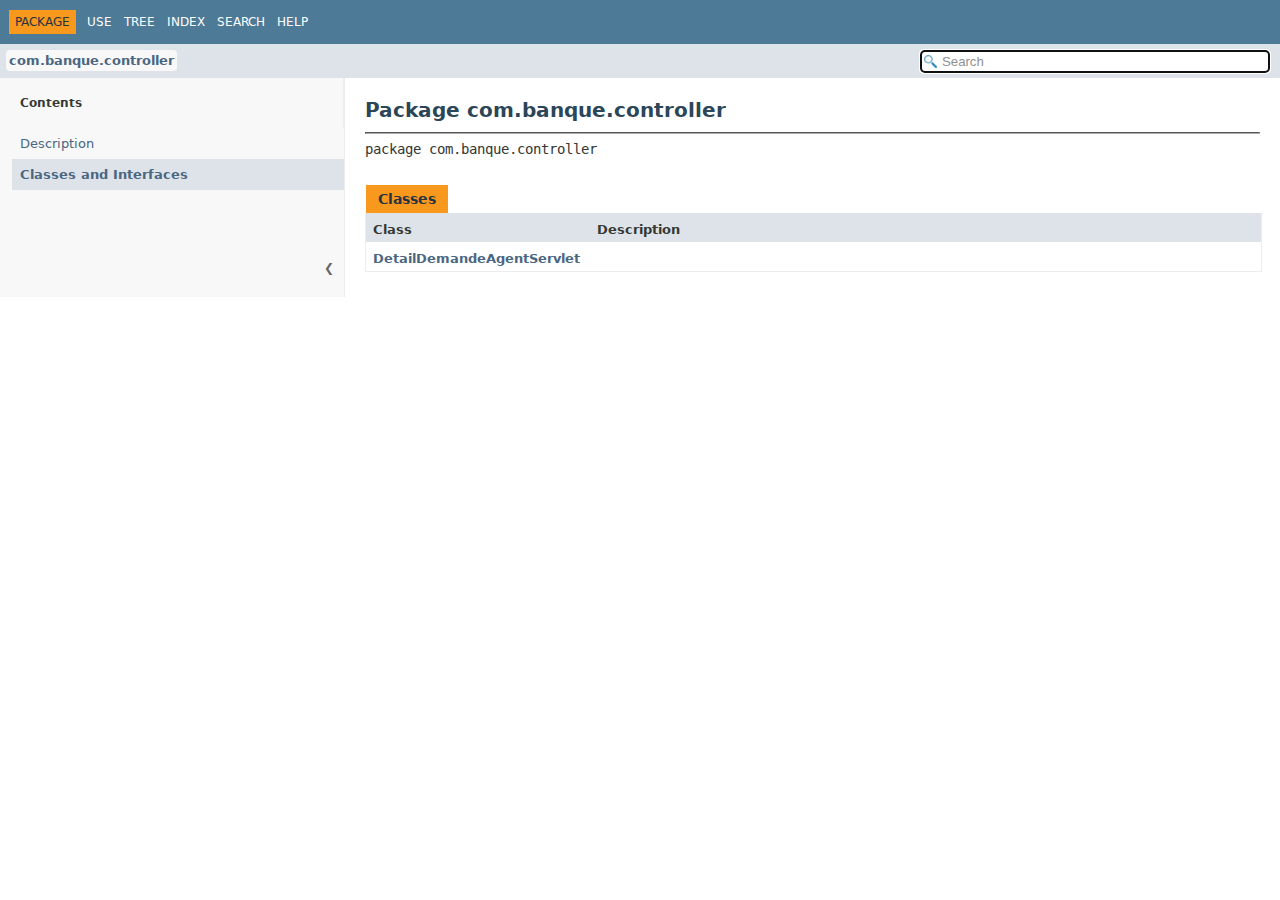
<file: doc/index.html>
<!DOCTYPE HTML>
<html lang="en">
<head>
<!-- Generated by javadoc (23) on Tue Jan 13 22:01:26 GMT+01:00 2026 -->
<title>Generated Documentation (Untitled)</title>
<meta name="viewport" content="width=device-width, initial-scale=1">
<meta http-equiv="Content-Type" content="text/html; charset=utf-8">
<meta name="dc.created" content="2026-01-13">
<meta name="description" content="index redirect">
<meta name="generator" content="javadoc/IndexRedirectWriter">
<link rel="canonical" href="com/banque/controller/package-summary.html">
<link rel="stylesheet" type="text/css" href="resource-files/stylesheet.css" title="Style">
<script type="text/javascript">window.location.replace('com/banque/controller/package-summary.html')</script>
<noscript>
<meta http-equiv="Refresh" content="0;com/banque/controller/package-summary.html">
</noscript>
</head>
<body class="index-redirect-page">
<main role="main">
<noscript>
<p>JavaScript is disabled on your browser.</p>
</noscript>
<p><a href="com/banque/controller/package-summary.html">com/banque/controller/package-summary.html</a></p>
</main>
</body>
</html>
</file>
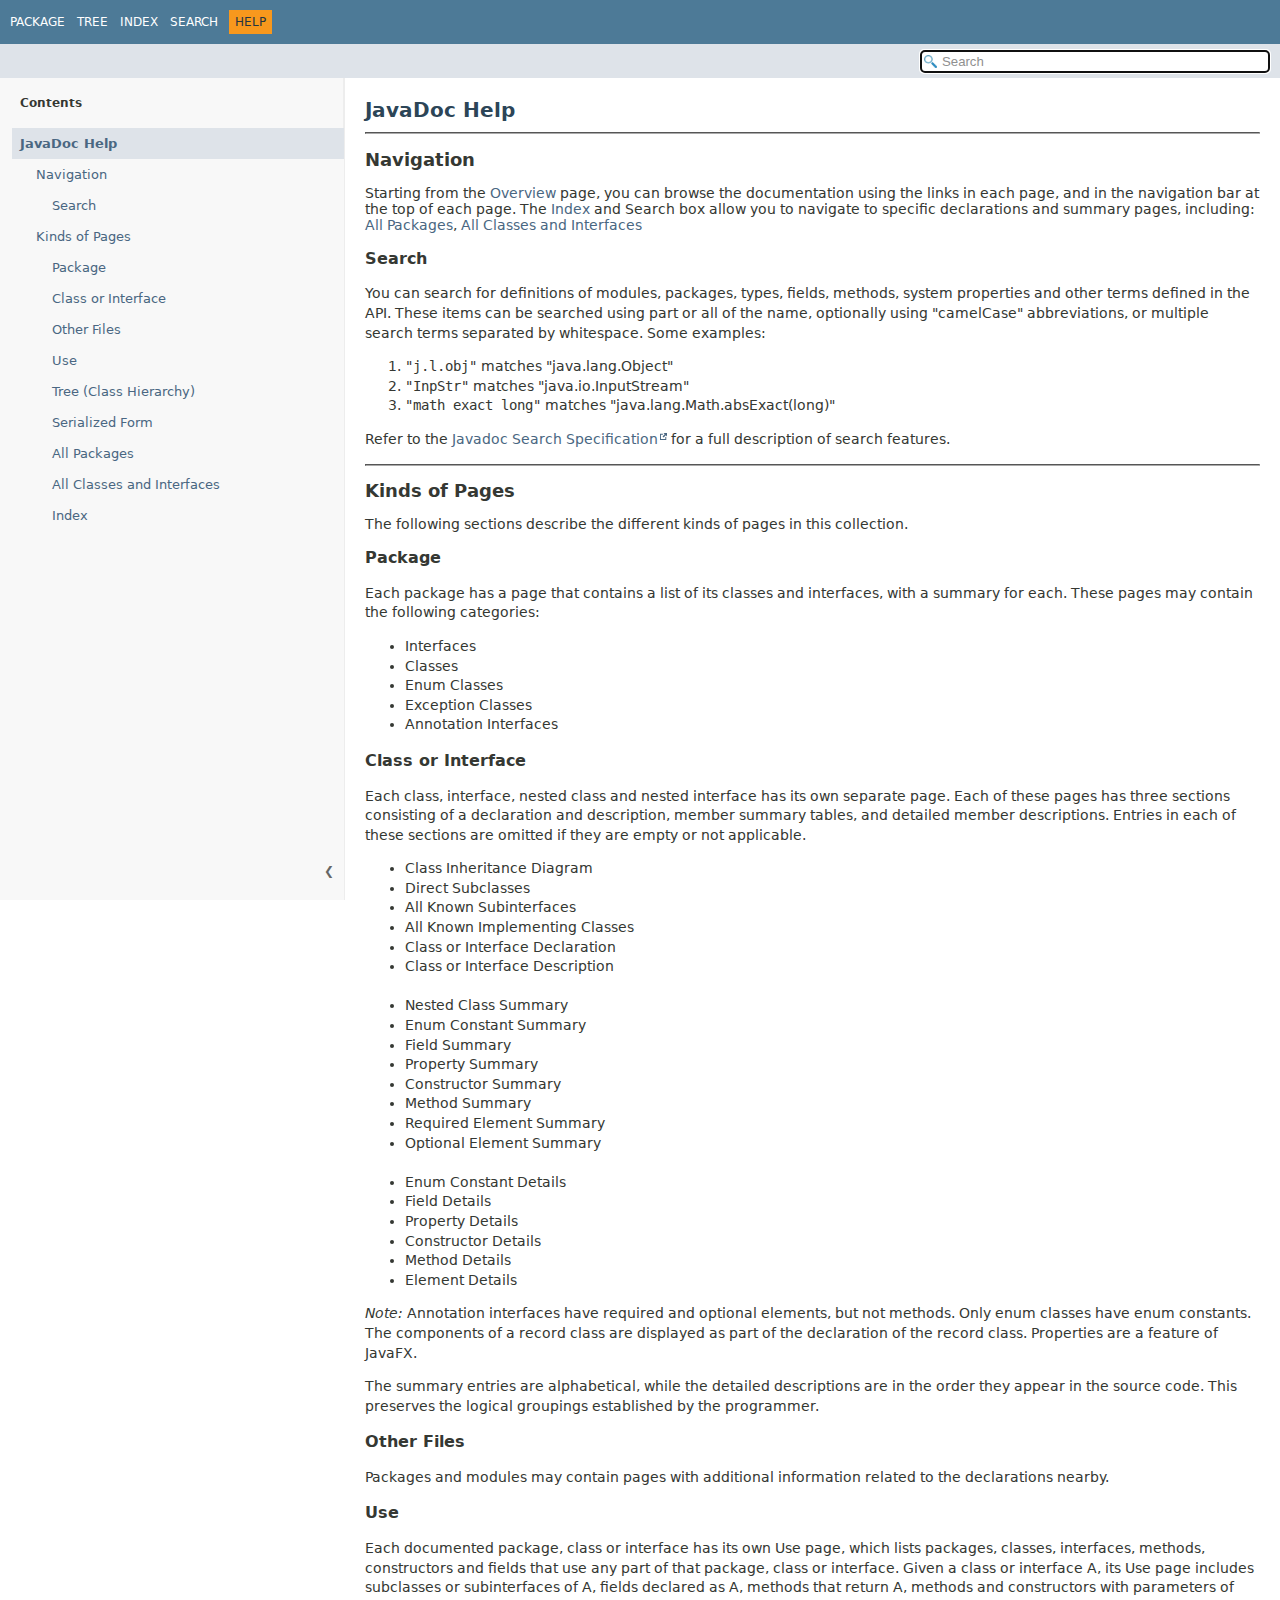
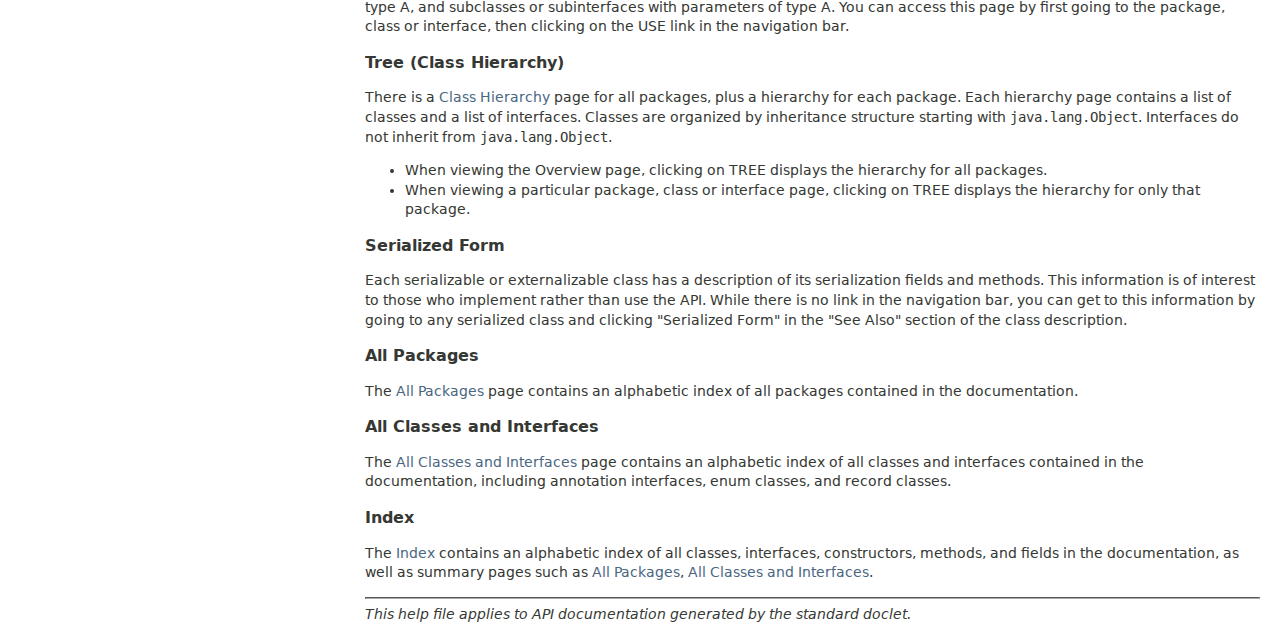
<file: doc/help-doc.html>
<!DOCTYPE HTML>
<html lang="en">
<head>
<!-- Generated by javadoc (23) on Tue Jan 13 22:01:26 GMT+01:00 2026 -->
<title>API Help</title>
<meta name="viewport" content="width=device-width, initial-scale=1">
<meta http-equiv="Content-Type" content="text/html; charset=utf-8">
<meta name="dc.created" content="2026-01-13">
<meta name="description" content="help">
<meta name="generator" content="javadoc/HelpWriter">
<link rel="stylesheet" type="text/css" href="resource-files/jquery-ui.min.css" title="Style">
<link rel="stylesheet" type="text/css" href="resource-files/stylesheet.css" title="Style">
<script type="text/javascript" src="script-files/script.js"></script>
<script type="text/javascript" src="script-files/jquery-3.7.1.min.js"></script>
<script type="text/javascript" src="script-files/jquery-ui.min.js"></script>
</head>
<body class="help-page">
<script type="text/javascript">const pathtoroot = "./";
loadScripts(document, 'script');</script>
<noscript>
<div>JavaScript is disabled on your browser.</div>
</noscript>
<header role="banner">
<nav role="navigation">
<!-- ========= START OF TOP NAVBAR ======= -->
<div class="top-nav" id="navbar-top">
<div class="nav-content">
<div class="nav-menu-button"><button id="navbar-toggle-button" aria-controls="navbar-top" aria-expanded="false" aria-label="Toggle navigation links"><span class="nav-bar-toggle-icon">&nbsp;</span><span class="nav-bar-toggle-icon">&nbsp;</span><span class="nav-bar-toggle-icon">&nbsp;</span></button></div>
<div class="skip-nav"><a href="#skip-navbar-top" title="Skip navigation links">Skip navigation links</a></div>
<ul id="navbar-top-firstrow" class="nav-list" title="Navigation">
<li><a href="com/banque/controller/package-summary.html">Package</a></li>
<li><a href="overview-tree.html">Tree</a></li>
<li><a href="index-files/index-1.html">Index</a></li>
<li><a href="search.html">Search</a></li>
<li class="nav-bar-cell1-rev">Help</li>
</ul>
</div>
</div>
<div class="sub-nav">
<div class="nav-content">
<ol class="sub-nav-list"></ol>
<div class="nav-list-search">
<input type="text" id="search-input" disabled placeholder="Search" aria-label="Search in documentation" autocomplete="off">
<input type="reset" id="reset-search" disabled value="Reset">
</div>
</div>
</div>
<!-- ========= END OF TOP NAVBAR ========= -->
<span class="skip-nav" id="skip-navbar-top"></span></nav>
</header>
<div class="main-grid">
<nav role="navigation" class="toc" aria-label="Table of contents">
<div class="toc-header">Contents</div>
<button class="hide-sidebar"><span>Hide sidebar&nbsp;</span>&#10094;</button><button class="show-sidebar">&#10095;<span>&nbsp;Show sidebar</span></button>
<ol class="toc-list">
<li><a href="#" tabindex="0">JavaDoc Help</a>
<ol class="toc-list">
<li><a href="#help-navigation" tabindex="0">Navigation</a>
<ol class="toc-list">
<li><a href="#search" tabindex="0">Search</a></li>
</ol>
</li>
<li><a href="#help-pages" tabindex="0">Kinds of Pages</a>
<ol class="toc-list">
<li><a href="#package" tabindex="0">Package</a></li>
<li><a href="#class" tabindex="0">Class or Interface</a></li>
<li><a href="#doc-file" tabindex="0">Other Files</a></li>
<li><a href="#use" tabindex="0">Use</a></li>
<li><a href="#tree" tabindex="0">Tree (Class Hierarchy)</a></li>
<li><a href="#serialized-form" tabindex="0">Serialized Form</a></li>
<li><a href="#all-packages" tabindex="0">All Packages</a></li>
<li><a href="#all-classes" tabindex="0">All Classes and Interfaces</a></li>
<li><a href="#index" tabindex="0">Index</a></li>
</ol>
</li>
</ol>
</li>
</ol>
</nav>
<main role="main">
<h1 class="title">JavaDoc Help</h1>
<hr>
<div class="sub-title">
<h2 id="help-navigation">Navigation</h2>
Starting from the <a href="index.html">Overview</a> page, you can browse the documentation using the links in each page, and in the navigation bar at the top of each page. The <a href="index-files/index-1.html">Index</a> and Search box allow you to navigate to specific declarations and summary pages, including: <a href="allpackages-index.html">All Packages</a>, <a href="allclasses-index.html">All Classes and Interfaces</a>
<section class="help-section" id="search">
<h3>Search</h3>
<p>You can search for definitions of modules, packages, types, fields, methods, system properties and other terms defined in the API. These items can be searched using part or all of the name, optionally using "camelCase" abbreviations, or multiple search terms separated by whitespace. Some examples:</p>
<ol class="toc-list">
<li><code>"j.l.obj"</code> matches "java.lang.Object"</li>
<li><code>"InpStr"</code> matches "java.io.InputStream"</li>
<li><code>"math exact long"</code> matches "java.lang.Math.absExact(long)"</li>
</ol>
<p>Refer to the <a href="https://docs.oracle.com/en/java/javase/23/docs/specs/javadoc/javadoc-search-spec.html">Javadoc Search Specification</a> for a full description of search features.</p>
</section>
</div>
<hr>
<div class="sub-title">
<h2 id="help-pages">Kinds of Pages</h2>
The following sections describe the different kinds of pages in this collection.
<section class="help-section" id="package">
<h3>Package</h3>
<p>Each package has a page that contains a list of its classes and interfaces, with a summary for each. These pages may contain the following categories:</p>
<ul class="help-section-list">
<li>Interfaces</li>
<li>Classes</li>
<li>Enum Classes</li>
<li>Exception Classes</li>
<li>Annotation Interfaces</li>
</ul>
</section>
<section class="help-section" id="class">
<h3>Class or Interface</h3>
<p>Each class, interface, nested class and nested interface has its own separate page. Each of these pages has three sections consisting of a declaration and description, member summary tables, and detailed member descriptions. Entries in each of these sections are omitted if they are empty or not applicable.</p>
<ul class="help-section-list">
<li>Class Inheritance Diagram</li>
<li>Direct Subclasses</li>
<li>All Known Subinterfaces</li>
<li>All Known Implementing Classes</li>
<li>Class or Interface Declaration</li>
<li>Class or Interface Description</li>
</ul>
<br>
<ul class="help-section-list">
<li>Nested Class Summary</li>
<li>Enum Constant Summary</li>
<li>Field Summary</li>
<li>Property Summary</li>
<li>Constructor Summary</li>
<li>Method Summary</li>
<li>Required Element Summary</li>
<li>Optional Element Summary</li>
</ul>
<br>
<ul class="help-section-list">
<li>Enum Constant Details</li>
<li>Field Details</li>
<li>Property Details</li>
<li>Constructor Details</li>
<li>Method Details</li>
<li>Element Details</li>
</ul>
<p><span class="help-note">Note:</span> Annotation interfaces have required and optional elements, but not methods. Only enum classes have enum constants. The components of a record class are displayed as part of the declaration of the record class. Properties are a feature of JavaFX.</p>
<p>The summary entries are alphabetical, while the detailed descriptions are in the order they appear in the source code. This preserves the logical groupings established by the programmer.</p>
</section>
<section class="help-section" id="doc-file">
<h3>Other Files</h3>
<p>Packages and modules may contain pages with additional information related to the declarations nearby.</p>
</section>
<section class="help-section" id="use">
<h3>Use</h3>
<p>Each documented package, class or interface has its own Use page, which lists packages, classes, interfaces, methods, constructors and fields that use any part of that package, class or interface. Given a class or interface A, its Use page includes subclasses or subinterfaces of A, fields declared as A, methods that return A, methods and constructors with parameters of type A, and subclasses or subinterfaces with parameters of type A. You can access this page by first going to the package, class or interface, then clicking on the USE link in the navigation bar.</p>
</section>
<section class="help-section" id="tree">
<h3>Tree (Class Hierarchy)</h3>
<p>There is a <a href="overview-tree.html">Class Hierarchy</a> page for all packages, plus a hierarchy for each package. Each hierarchy page contains a list of classes and a list of interfaces. Classes are organized by inheritance structure starting with <code>java.lang.Object</code>. Interfaces do not inherit from <code>java.lang.Object</code>.</p>
<ul class="help-section-list">
<li>When viewing the Overview page, clicking on TREE displays the hierarchy for all packages.</li>
<li>When viewing a particular package, class or interface page, clicking on TREE displays the hierarchy for only that package.</li>
</ul>
</section>
<section class="help-section" id="serialized-form">
<h3>Serialized Form</h3>
<p>Each serializable or externalizable class has a description of its serialization fields and methods. This information is of interest to those who implement rather than use the API. While there is no link in the navigation bar, you can get to this information by going to any serialized class and clicking "Serialized Form" in the "See Also" section of the class description.</p>
</section>
<section class="help-section" id="all-packages">
<h3>All Packages</h3>
<p>The <a href="allpackages-index.html">All Packages</a> page contains an alphabetic index of all packages contained in the documentation.</p>
</section>
<section class="help-section" id="all-classes">
<h3>All Classes and Interfaces</h3>
<p>The <a href="allclasses-index.html">All Classes and Interfaces</a> page contains an alphabetic index of all classes and interfaces contained in the documentation, including annotation interfaces, enum classes, and record classes.</p>
</section>
<section class="help-section" id="index">
<h3>Index</h3>
<p>The <a href="index-files/index-1.html">Index</a> contains an alphabetic index of all classes, interfaces, constructors, methods, and fields in the documentation, as well as summary pages such as <a href="allpackages-index.html">All Packages</a>, <a href="allclasses-index.html">All Classes and Interfaces</a>.</p>
</section>
</div>
<hr>
<span class="help-footnote">This help file applies to API documentation generated by the standard doclet.</span></main>
</div>
</body>
</html>
</file>
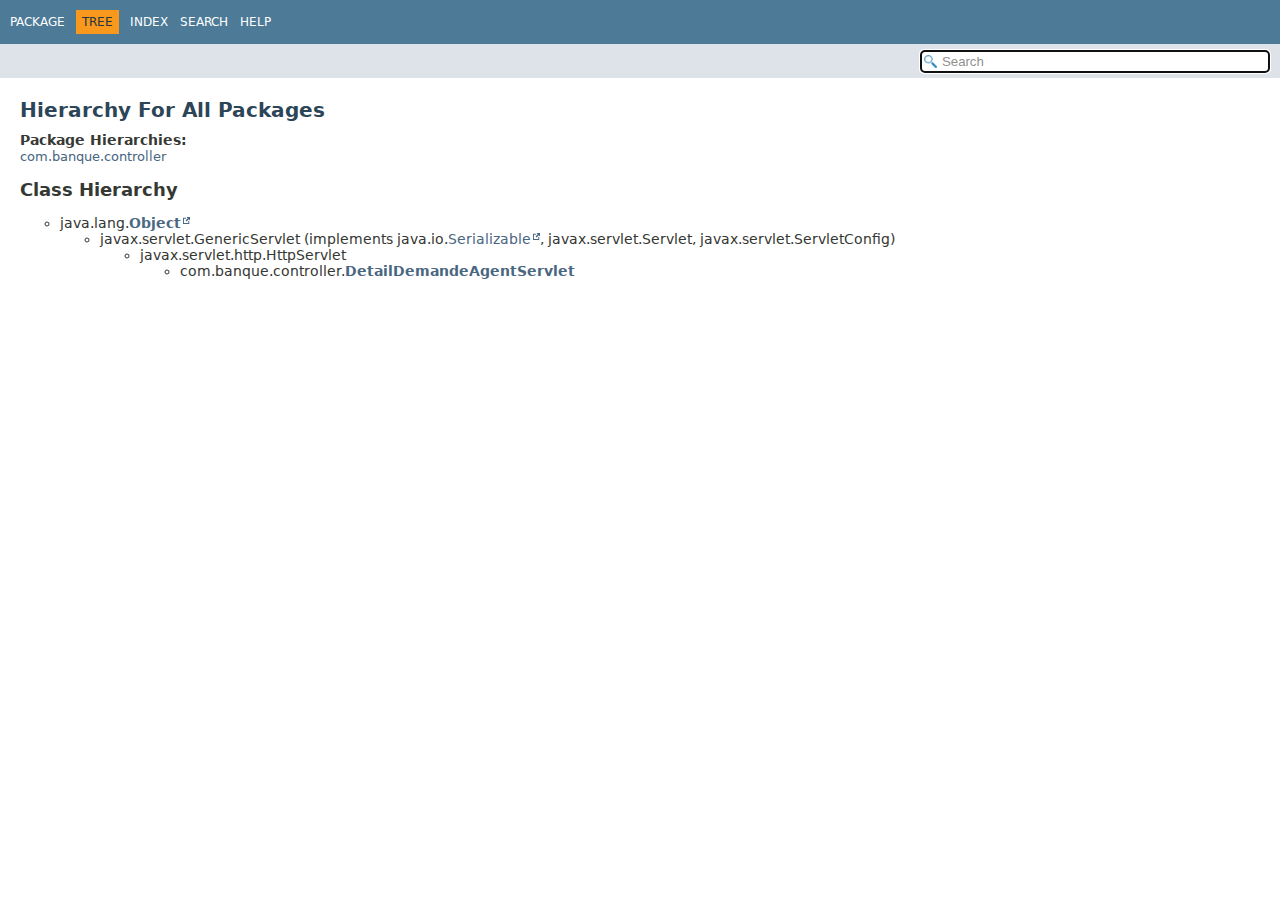
<file: doc/overview-tree.html>
<!DOCTYPE HTML>
<html lang="en">
<head>
<!-- Generated by javadoc (23) on Tue Jan 13 22:01:26 GMT+01:00 2026 -->
<title>Class Hierarchy</title>
<meta name="viewport" content="width=device-width, initial-scale=1">
<meta http-equiv="Content-Type" content="text/html; charset=utf-8">
<meta name="dc.created" content="2026-01-13">
<meta name="description" content="class tree">
<meta name="generator" content="javadoc/TreeWriter">
<link rel="stylesheet" type="text/css" href="resource-files/jquery-ui.min.css" title="Style">
<link rel="stylesheet" type="text/css" href="resource-files/stylesheet.css" title="Style">
<script type="text/javascript" src="script-files/script.js"></script>
<script type="text/javascript" src="script-files/jquery-3.7.1.min.js"></script>
<script type="text/javascript" src="script-files/jquery-ui.min.js"></script>
</head>
<body class="tree-page">
<script type="text/javascript">const pathtoroot = "./";
loadScripts(document, 'script');</script>
<noscript>
<div>JavaScript is disabled on your browser.</div>
</noscript>
<header role="banner">
<nav role="navigation">
<!-- ========= START OF TOP NAVBAR ======= -->
<div class="top-nav" id="navbar-top">
<div class="nav-content">
<div class="nav-menu-button"><button id="navbar-toggle-button" aria-controls="navbar-top" aria-expanded="false" aria-label="Toggle navigation links"><span class="nav-bar-toggle-icon">&nbsp;</span><span class="nav-bar-toggle-icon">&nbsp;</span><span class="nav-bar-toggle-icon">&nbsp;</span></button></div>
<div class="skip-nav"><a href="#skip-navbar-top" title="Skip navigation links">Skip navigation links</a></div>
<ul id="navbar-top-firstrow" class="nav-list" title="Navigation">
<li><a href="com/banque/controller/package-summary.html">Package</a></li>
<li class="nav-bar-cell1-rev">Tree</li>
<li><a href="index-files/index-1.html">Index</a></li>
<li><a href="search.html">Search</a></li>
<li><a href="help-doc.html#tree">Help</a></li>
</ul>
</div>
</div>
<div class="sub-nav">
<div class="nav-content">
<ol class="sub-nav-list"></ol>
<div class="nav-list-search">
<input type="text" id="search-input" disabled placeholder="Search" aria-label="Search in documentation" autocomplete="off">
<input type="reset" id="reset-search" disabled value="Reset">
</div>
</div>
</div>
<!-- ========= END OF TOP NAVBAR ========= -->
<span class="skip-nav" id="skip-navbar-top"></span></nav>
</header>
<div class="main-grid">
<main role="main">
<div class="header">
<h1 class="title">Hierarchy For All Packages</h1>
</div>
<span class="package-hierarchy-label">Package Hierarchies:</span>
<ul class="horizontal contents-list">
<li><a href="com/banque/controller/package-tree.html">com.banque.controller</a></li>
</ul>
<section class="hierarchy">
<h2 title="Class Hierarchy">Class Hierarchy</h2>
<ul>
<li class="circle">java.lang.<a href="https://docs.oracle.com/en/java/javase/17/docs/api/java.base/java/lang/Object.html" class="type-name-link external-link" title="class or interface in java.lang">Object</a>
<ul>
<li class="circle">javax.servlet.GenericServlet (implements java.io.<a href="https://docs.oracle.com/en/java/javase/17/docs/api/java.base/java/io/Serializable.html" title="class or interface in java.io" class="external-link">Serializable</a>, javax.servlet.Servlet, javax.servlet.ServletConfig)
<ul>
<li class="circle">javax.servlet.http.HttpServlet
<ul>
<li class="circle">com.banque.controller.<a href="com/banque/controller/DetailDemandeAgentServlet.html" class="type-name-link" title="class in com.banque.controller">DetailDemandeAgentServlet</a></li>
</ul>
</li>
</ul>
</li>
</ul>
</li>
</ul>
</section>
</main>
</div>
</body>
</html>
</file>
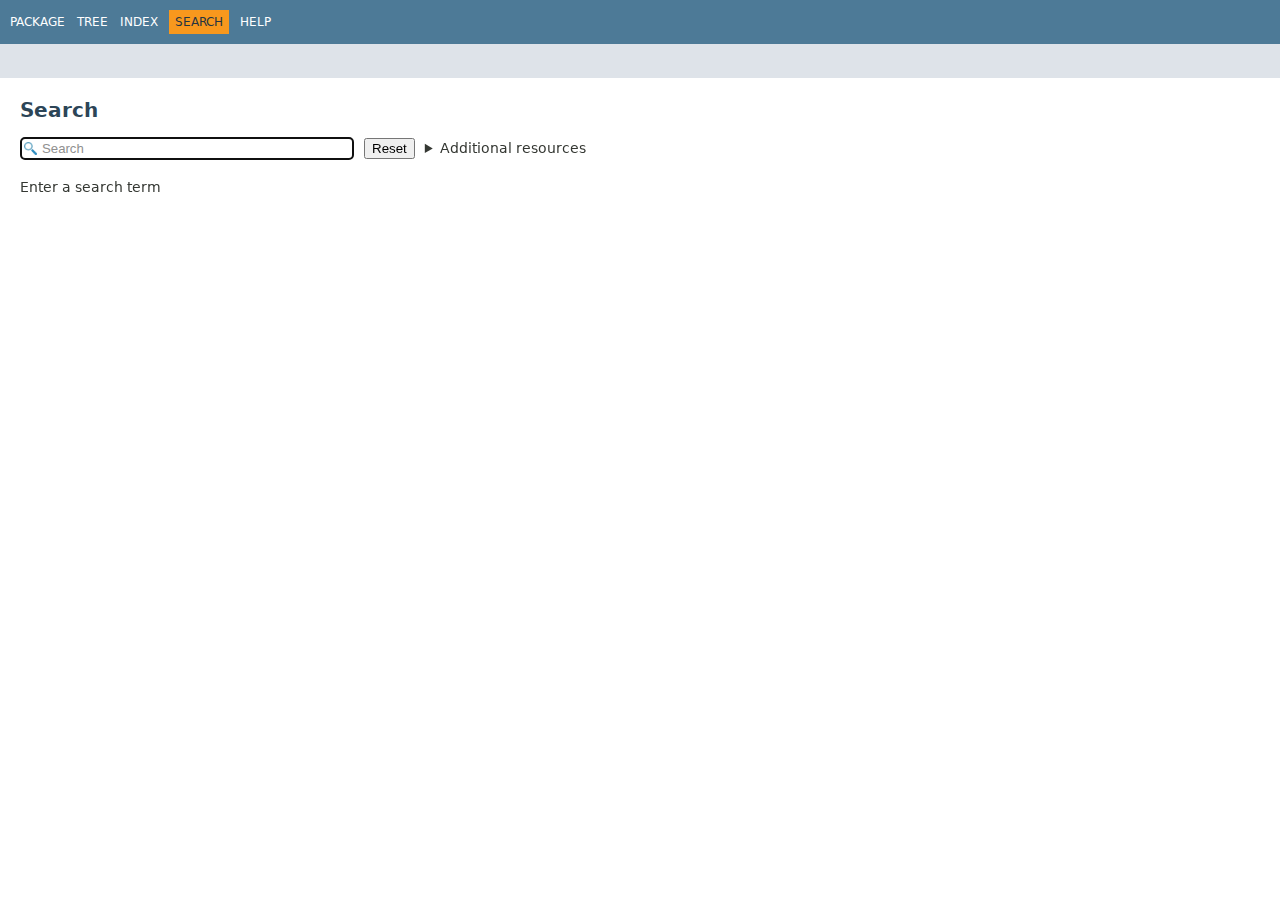
<file: doc/search.html>
<!DOCTYPE HTML>
<html lang="en">
<head>
<!-- Generated by javadoc (23) on Tue Jan 13 22:01:26 GMT+01:00 2026 -->
<title>Search</title>
<meta name="viewport" content="width=device-width, initial-scale=1">
<meta http-equiv="Content-Type" content="text/html; charset=utf-8">
<meta name="dc.created" content="2026-01-13">
<meta name="description" content="search">
<meta name="generator" content="javadoc/SearchWriter">
<link rel="stylesheet" type="text/css" href="resource-files/jquery-ui.min.css" title="Style">
<link rel="stylesheet" type="text/css" href="resource-files/stylesheet.css" title="Style">
<script type="text/javascript" src="script-files/script.js"></script>
<script type="text/javascript" src="script-files/jquery-3.7.1.min.js"></script>
<script type="text/javascript" src="script-files/jquery-ui.min.js"></script>
</head>
<body class="search-page">
<script type="text/javascript">const pathtoroot = "./";
loadScripts(document, 'script');</script>
<noscript>
<div>JavaScript is disabled on your browser.</div>
</noscript>
<header role="banner">
<nav role="navigation">
<!-- ========= START OF TOP NAVBAR ======= -->
<div class="top-nav" id="navbar-top">
<div class="nav-content">
<div class="nav-menu-button"><button id="navbar-toggle-button" aria-controls="navbar-top" aria-expanded="false" aria-label="Toggle navigation links"><span class="nav-bar-toggle-icon">&nbsp;</span><span class="nav-bar-toggle-icon">&nbsp;</span><span class="nav-bar-toggle-icon">&nbsp;</span></button></div>
<div class="skip-nav"><a href="#skip-navbar-top" title="Skip navigation links">Skip navigation links</a></div>
<ul id="navbar-top-firstrow" class="nav-list" title="Navigation">
<li><a href="com/banque/controller/package-summary.html">Package</a></li>
<li><a href="overview-tree.html">Tree</a></li>
<li><a href="index-files/index-1.html">Index</a></li>
<li class="nav-bar-cell1-rev">Search</li>
<li><a href="help-doc.html#search">Help</a></li>
</ul>
</div>
</div>
<div class="sub-nav">
<div class="nav-content">
<ol class="sub-nav-list"></ol>
</div>
</div>
<!-- ========= END OF TOP NAVBAR ========= -->
<span class="skip-nav" id="skip-navbar-top"></span></nav>
</header>
<div class="main-grid">
<main role="main">
<h1 class="title">Search</h1>
<div>
<input type="text" id="page-search-input" disabled placeholder="Search" aria-label="Search in documentation" autocomplete="off">
<input type="reset" id="page-search-reset" disabled value="Reset" style="margin: 6px;">
<details class="page-search-details">
<summary id="page-search-expand">Additional resources</summary>
</details>
</div>
<div class="page-search-info">
<p>The <a href="help-doc.html#search">help page</a> provides an introduction to the scope and syntax of JavaDoc search.</p>
<p>You can use the &lt;ctrl&gt; or &lt;cmd&gt; keys in combination with the left and right arrow keys to switch between result tabs in this page.</p>
<p>The URL template below may be used to configure this page as a search engine in browsers that support this feature. It has been tested to work in Google Chrome and Mozilla Firefox. Note that other browsers may not support this feature or require a different URL format.</p>
<span id="page-search-link">link</span><button class="copy" aria-label="Copy URL" id="page-search-copy"><img src="resource-files/copy.svg" alt="Copy URL"><span data-copied="Copied!">Copy</span></button>
<p>
<input type="checkbox" id="search-redirect" disabled>
<label for="search-redirect">Redirect to first result</label></p>
</div>
<p id="page-search-notify">Loading search index...</p>
<div id="result-section" style="display: none;">
<div id="result-container"></div>
<script type="text/javascript" src="script-files/search-page.js"></script>
</div>
</main>
</div>
</body>
</html>
</file>
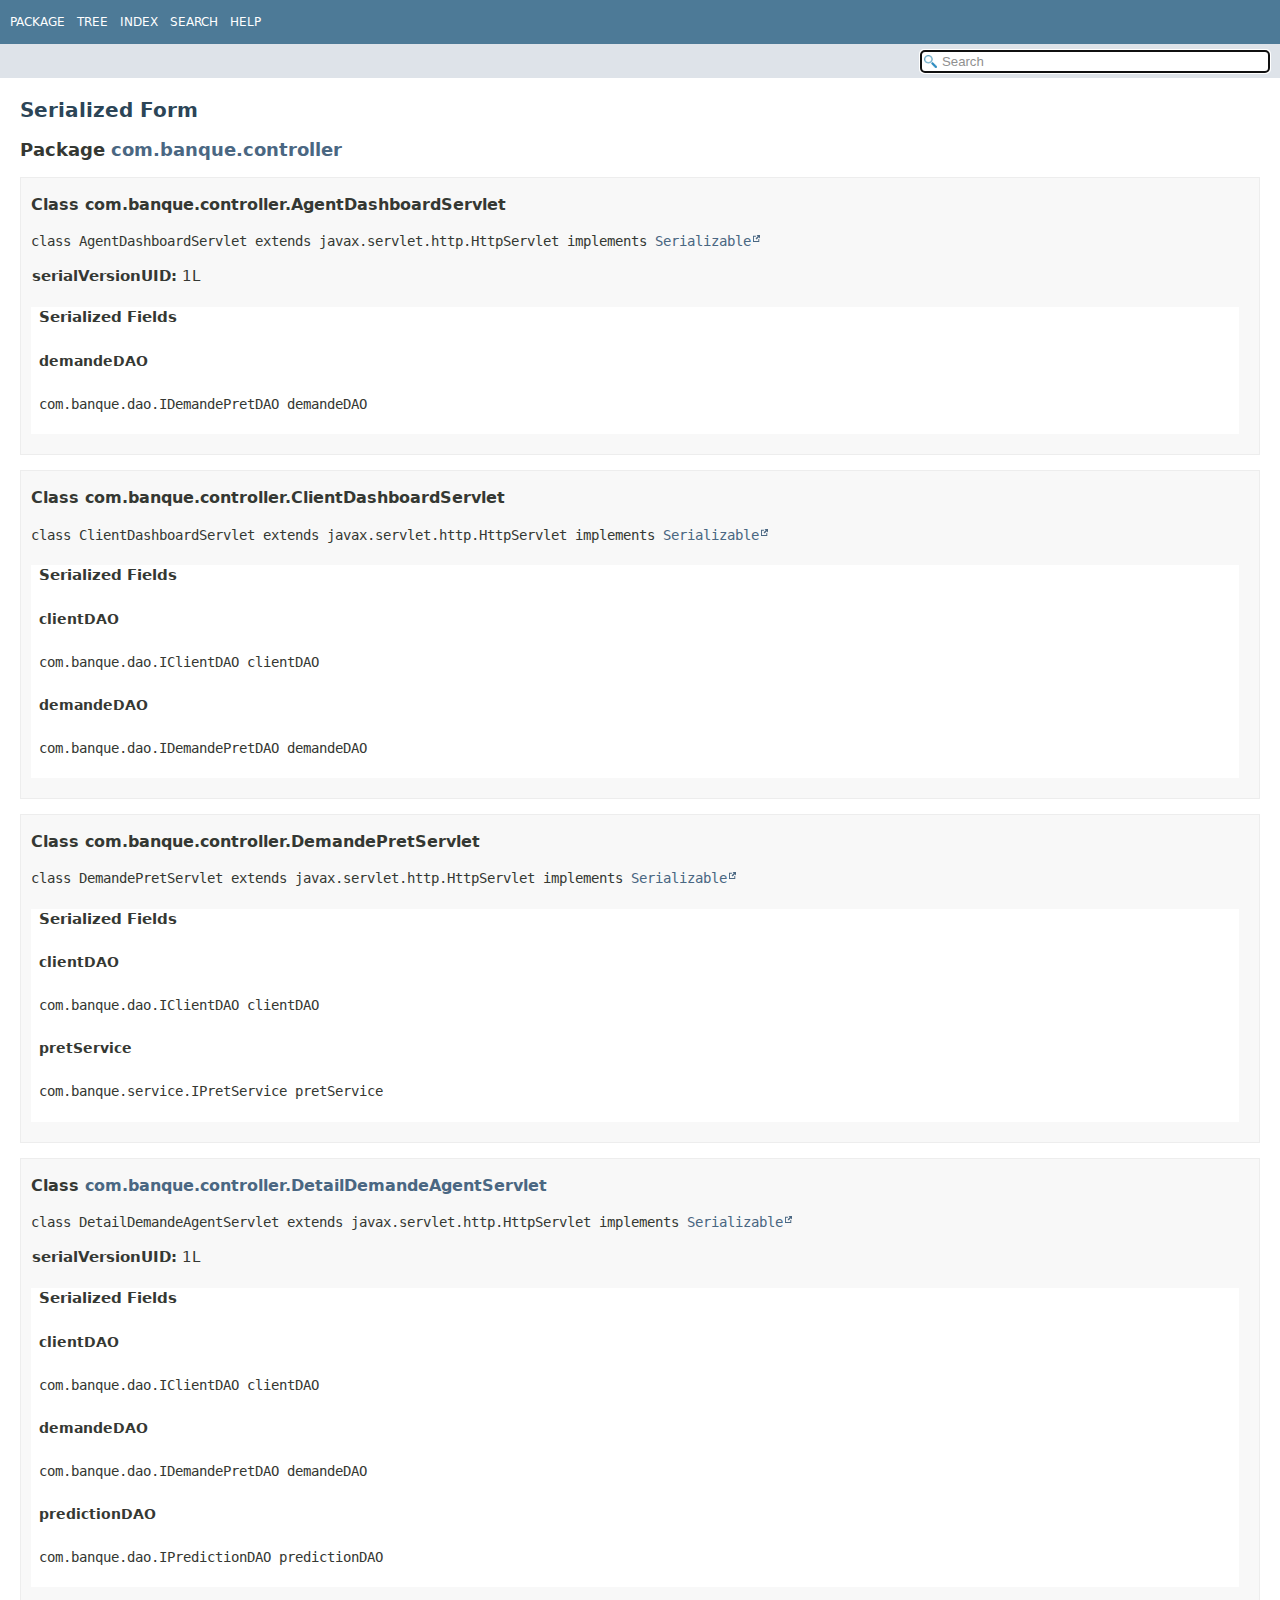
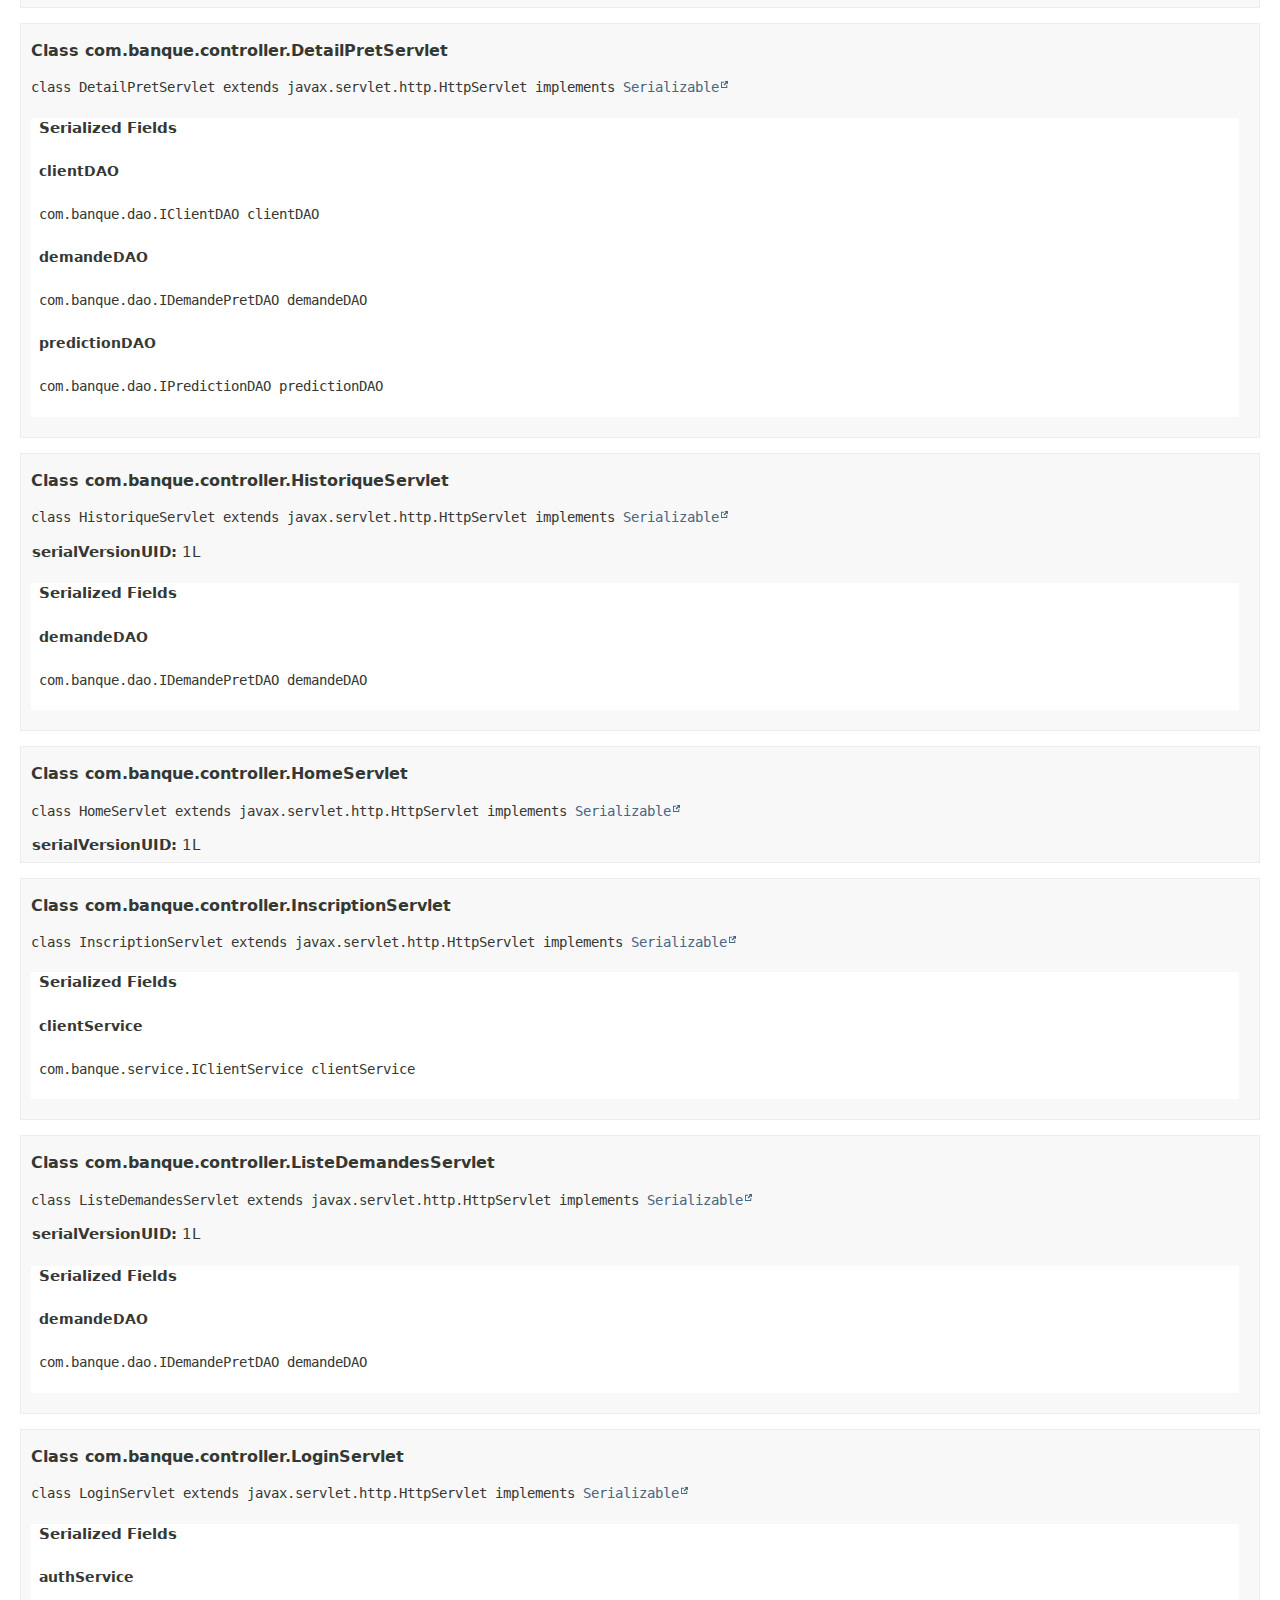
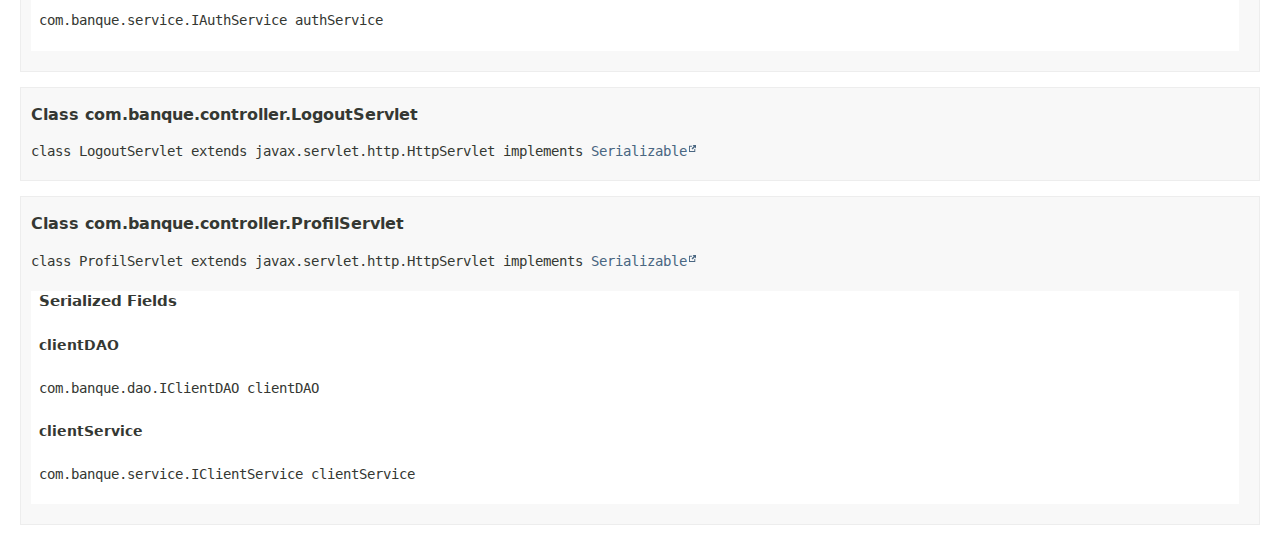
<file: doc/serialized-form.html>
<!DOCTYPE HTML>
<html lang="en">
<head>
<!-- Generated by javadoc (23) on Tue Jan 13 22:01:26 GMT+01:00 2026 -->
<title>Serialized Form</title>
<meta name="viewport" content="width=device-width, initial-scale=1">
<meta http-equiv="Content-Type" content="text/html; charset=utf-8">
<meta name="dc.created" content="2026-01-13">
<meta name="description" content="serialized forms">
<meta name="generator" content="javadoc/SerializedFormWriter">
<link rel="stylesheet" type="text/css" href="resource-files/jquery-ui.min.css" title="Style">
<link rel="stylesheet" type="text/css" href="resource-files/stylesheet.css" title="Style">
<script type="text/javascript" src="script-files/script.js"></script>
<script type="text/javascript" src="script-files/jquery-3.7.1.min.js"></script>
<script type="text/javascript" src="script-files/jquery-ui.min.js"></script>
</head>
<body class="serialized-form-page">
<script type="text/javascript">const pathtoroot = "./";
loadScripts(document, 'script');</script>
<noscript>
<div>JavaScript is disabled on your browser.</div>
</noscript>
<header role="banner">
<nav role="navigation">
<!-- ========= START OF TOP NAVBAR ======= -->
<div class="top-nav" id="navbar-top">
<div class="nav-content">
<div class="nav-menu-button"><button id="navbar-toggle-button" aria-controls="navbar-top" aria-expanded="false" aria-label="Toggle navigation links"><span class="nav-bar-toggle-icon">&nbsp;</span><span class="nav-bar-toggle-icon">&nbsp;</span><span class="nav-bar-toggle-icon">&nbsp;</span></button></div>
<div class="skip-nav"><a href="#skip-navbar-top" title="Skip navigation links">Skip navigation links</a></div>
<ul id="navbar-top-firstrow" class="nav-list" title="Navigation">
<li><a href="com/banque/controller/package-summary.html">Package</a></li>
<li><a href="overview-tree.html">Tree</a></li>
<li><a href="index-files/index-1.html">Index</a></li>
<li><a href="search.html">Search</a></li>
<li><a href="help-doc.html#serialized-form">Help</a></li>
</ul>
</div>
</div>
<div class="sub-nav">
<div class="nav-content">
<ol class="sub-nav-list"></ol>
<div class="nav-list-search">
<input type="text" id="search-input" disabled placeholder="Search" aria-label="Search in documentation" autocomplete="off">
<input type="reset" id="reset-search" disabled value="Reset">
</div>
</div>
</div>
<!-- ========= END OF TOP NAVBAR ========= -->
<span class="skip-nav" id="skip-navbar-top"></span></nav>
</header>
<div class="main-grid">
<main role="main">
<div class="header">
<h1 title="Serialized Form" class="title">Serialized Form</h1>
</div>
<ul class="block-list">
<li>
<section class="serialized-package-container">
<h2 title="Package">Package&nbsp;<a href="com/banque/controller/package-summary.html">com.banque.controller</a></h2>
<ul class="block-list">
<li>
<section class="serialized-class-details" id="com.banque.controller.AgentDashboardServlet">
<h3>Class&nbsp;com.banque.controller.AgentDashboardServlet</h3>
<div class="type-signature">class AgentDashboardServlet extends javax.servlet.http.HttpServlet implements <a href="https://docs.oracle.com/en/java/javase/17/docs/api/java.base/java/io/Serializable.html" title="class or interface in java.io" class="external-link">Serializable</a></div>
<dl class="name-value">
<dt>serialVersionUID:</dt>
<dd>1L</dd>
</dl>
<ul class="block-list">
<li>
<section class="detail">
<h4>Serialized Fields</h4>
<ul class="block-list">
<li class="block-list">
<h5>demandeDAO</h5>
<pre>com.banque.dao.IDemandePretDAO demandeDAO</pre>
</li>
</ul>
</section>
</li>
</ul>
</section>
</li>
<li>
<section class="serialized-class-details" id="com.banque.controller.ClientDashboardServlet">
<h3>Class&nbsp;com.banque.controller.ClientDashboardServlet</h3>
<div class="type-signature">class ClientDashboardServlet extends javax.servlet.http.HttpServlet implements <a href="https://docs.oracle.com/en/java/javase/17/docs/api/java.base/java/io/Serializable.html" title="class or interface in java.io" class="external-link">Serializable</a></div>
<ul class="block-list">
<li>
<section class="detail">
<h4>Serialized Fields</h4>
<ul class="block-list">
<li class="block-list">
<h5>clientDAO</h5>
<pre>com.banque.dao.IClientDAO clientDAO</pre>
</li>
<li class="block-list">
<h5>demandeDAO</h5>
<pre>com.banque.dao.IDemandePretDAO demandeDAO</pre>
</li>
</ul>
</section>
</li>
</ul>
</section>
</li>
<li>
<section class="serialized-class-details" id="com.banque.controller.DemandePretServlet">
<h3>Class&nbsp;com.banque.controller.DemandePretServlet</h3>
<div class="type-signature">class DemandePretServlet extends javax.servlet.http.HttpServlet implements <a href="https://docs.oracle.com/en/java/javase/17/docs/api/java.base/java/io/Serializable.html" title="class or interface in java.io" class="external-link">Serializable</a></div>
<ul class="block-list">
<li>
<section class="detail">
<h4>Serialized Fields</h4>
<ul class="block-list">
<li class="block-list">
<h5>clientDAO</h5>
<pre>com.banque.dao.IClientDAO clientDAO</pre>
</li>
<li class="block-list">
<h5>pretService</h5>
<pre>com.banque.service.IPretService pretService</pre>
</li>
</ul>
</section>
</li>
</ul>
</section>
</li>
<li>
<section class="serialized-class-details" id="com.banque.controller.DetailDemandeAgentServlet">
<h3>Class&nbsp;<a href="com/banque/controller/DetailDemandeAgentServlet.html" title="class in com.banque.controller">com.banque.controller.DetailDemandeAgentServlet</a></h3>
<div class="type-signature">class DetailDemandeAgentServlet extends javax.servlet.http.HttpServlet implements <a href="https://docs.oracle.com/en/java/javase/17/docs/api/java.base/java/io/Serializable.html" title="class or interface in java.io" class="external-link">Serializable</a></div>
<dl class="name-value">
<dt>serialVersionUID:</dt>
<dd>1L</dd>
</dl>
<ul class="block-list">
<li>
<section class="detail">
<h4>Serialized Fields</h4>
<ul class="block-list">
<li class="block-list">
<h5>clientDAO</h5>
<pre>com.banque.dao.IClientDAO clientDAO</pre>
</li>
<li class="block-list">
<h5>demandeDAO</h5>
<pre>com.banque.dao.IDemandePretDAO demandeDAO</pre>
</li>
<li class="block-list">
<h5>predictionDAO</h5>
<pre>com.banque.dao.IPredictionDAO predictionDAO</pre>
</li>
</ul>
</section>
</li>
</ul>
</section>
</li>
<li>
<section class="serialized-class-details" id="com.banque.controller.DetailPretServlet">
<h3>Class&nbsp;com.banque.controller.DetailPretServlet</h3>
<div class="type-signature">class DetailPretServlet extends javax.servlet.http.HttpServlet implements <a href="https://docs.oracle.com/en/java/javase/17/docs/api/java.base/java/io/Serializable.html" title="class or interface in java.io" class="external-link">Serializable</a></div>
<ul class="block-list">
<li>
<section class="detail">
<h4>Serialized Fields</h4>
<ul class="block-list">
<li class="block-list">
<h5>clientDAO</h5>
<pre>com.banque.dao.IClientDAO clientDAO</pre>
</li>
<li class="block-list">
<h5>demandeDAO</h5>
<pre>com.banque.dao.IDemandePretDAO demandeDAO</pre>
</li>
<li class="block-list">
<h5>predictionDAO</h5>
<pre>com.banque.dao.IPredictionDAO predictionDAO</pre>
</li>
</ul>
</section>
</li>
</ul>
</section>
</li>
<li>
<section class="serialized-class-details" id="com.banque.controller.HistoriqueServlet">
<h3>Class&nbsp;com.banque.controller.HistoriqueServlet</h3>
<div class="type-signature">class HistoriqueServlet extends javax.servlet.http.HttpServlet implements <a href="https://docs.oracle.com/en/java/javase/17/docs/api/java.base/java/io/Serializable.html" title="class or interface in java.io" class="external-link">Serializable</a></div>
<dl class="name-value">
<dt>serialVersionUID:</dt>
<dd>1L</dd>
</dl>
<ul class="block-list">
<li>
<section class="detail">
<h4>Serialized Fields</h4>
<ul class="block-list">
<li class="block-list">
<h5>demandeDAO</h5>
<pre>com.banque.dao.IDemandePretDAO demandeDAO</pre>
</li>
</ul>
</section>
</li>
</ul>
</section>
</li>
<li>
<section class="serialized-class-details" id="com.banque.controller.HomeServlet">
<h3>Class&nbsp;com.banque.controller.HomeServlet</h3>
<div class="type-signature">class HomeServlet extends javax.servlet.http.HttpServlet implements <a href="https://docs.oracle.com/en/java/javase/17/docs/api/java.base/java/io/Serializable.html" title="class or interface in java.io" class="external-link">Serializable</a></div>
<dl class="name-value">
<dt>serialVersionUID:</dt>
<dd>1L</dd>
</dl>
</section>
</li>
<li>
<section class="serialized-class-details" id="com.banque.controller.InscriptionServlet">
<h3>Class&nbsp;com.banque.controller.InscriptionServlet</h3>
<div class="type-signature">class InscriptionServlet extends javax.servlet.http.HttpServlet implements <a href="https://docs.oracle.com/en/java/javase/17/docs/api/java.base/java/io/Serializable.html" title="class or interface in java.io" class="external-link">Serializable</a></div>
<ul class="block-list">
<li>
<section class="detail">
<h4>Serialized Fields</h4>
<ul class="block-list">
<li class="block-list">
<h5>clientService</h5>
<pre>com.banque.service.IClientService clientService</pre>
</li>
</ul>
</section>
</li>
</ul>
</section>
</li>
<li>
<section class="serialized-class-details" id="com.banque.controller.ListeDemandesServlet">
<h3>Class&nbsp;com.banque.controller.ListeDemandesServlet</h3>
<div class="type-signature">class ListeDemandesServlet extends javax.servlet.http.HttpServlet implements <a href="https://docs.oracle.com/en/java/javase/17/docs/api/java.base/java/io/Serializable.html" title="class or interface in java.io" class="external-link">Serializable</a></div>
<dl class="name-value">
<dt>serialVersionUID:</dt>
<dd>1L</dd>
</dl>
<ul class="block-list">
<li>
<section class="detail">
<h4>Serialized Fields</h4>
<ul class="block-list">
<li class="block-list">
<h5>demandeDAO</h5>
<pre>com.banque.dao.IDemandePretDAO demandeDAO</pre>
</li>
</ul>
</section>
</li>
</ul>
</section>
</li>
<li>
<section class="serialized-class-details" id="com.banque.controller.LoginServlet">
<h3>Class&nbsp;com.banque.controller.LoginServlet</h3>
<div class="type-signature">class LoginServlet extends javax.servlet.http.HttpServlet implements <a href="https://docs.oracle.com/en/java/javase/17/docs/api/java.base/java/io/Serializable.html" title="class or interface in java.io" class="external-link">Serializable</a></div>
<ul class="block-list">
<li>
<section class="detail">
<h4>Serialized Fields</h4>
<ul class="block-list">
<li class="block-list">
<h5>authService</h5>
<pre>com.banque.service.IAuthService authService</pre>
</li>
</ul>
</section>
</li>
</ul>
</section>
</li>
<li>
<section class="serialized-class-details" id="com.banque.controller.LogoutServlet">
<h3>Class&nbsp;com.banque.controller.LogoutServlet</h3>
<div class="type-signature">class LogoutServlet extends javax.servlet.http.HttpServlet implements <a href="https://docs.oracle.com/en/java/javase/17/docs/api/java.base/java/io/Serializable.html" title="class or interface in java.io" class="external-link">Serializable</a></div>
</section>
</li>
<li>
<section class="serialized-class-details" id="com.banque.controller.ProfilServlet">
<h3>Class&nbsp;com.banque.controller.ProfilServlet</h3>
<div class="type-signature">class ProfilServlet extends javax.servlet.http.HttpServlet implements <a href="https://docs.oracle.com/en/java/javase/17/docs/api/java.base/java/io/Serializable.html" title="class or interface in java.io" class="external-link">Serializable</a></div>
<ul class="block-list">
<li>
<section class="detail">
<h4>Serialized Fields</h4>
<ul class="block-list">
<li class="block-list">
<h5>clientDAO</h5>
<pre>com.banque.dao.IClientDAO clientDAO</pre>
</li>
<li class="block-list">
<h5>clientService</h5>
<pre>com.banque.service.IClientService clientService</pre>
</li>
</ul>
</section>
</li>
</ul>
</section>
</li>
</ul>
</section>
</li>
</ul>
</main>
</div>
</body>
</html>
</file>
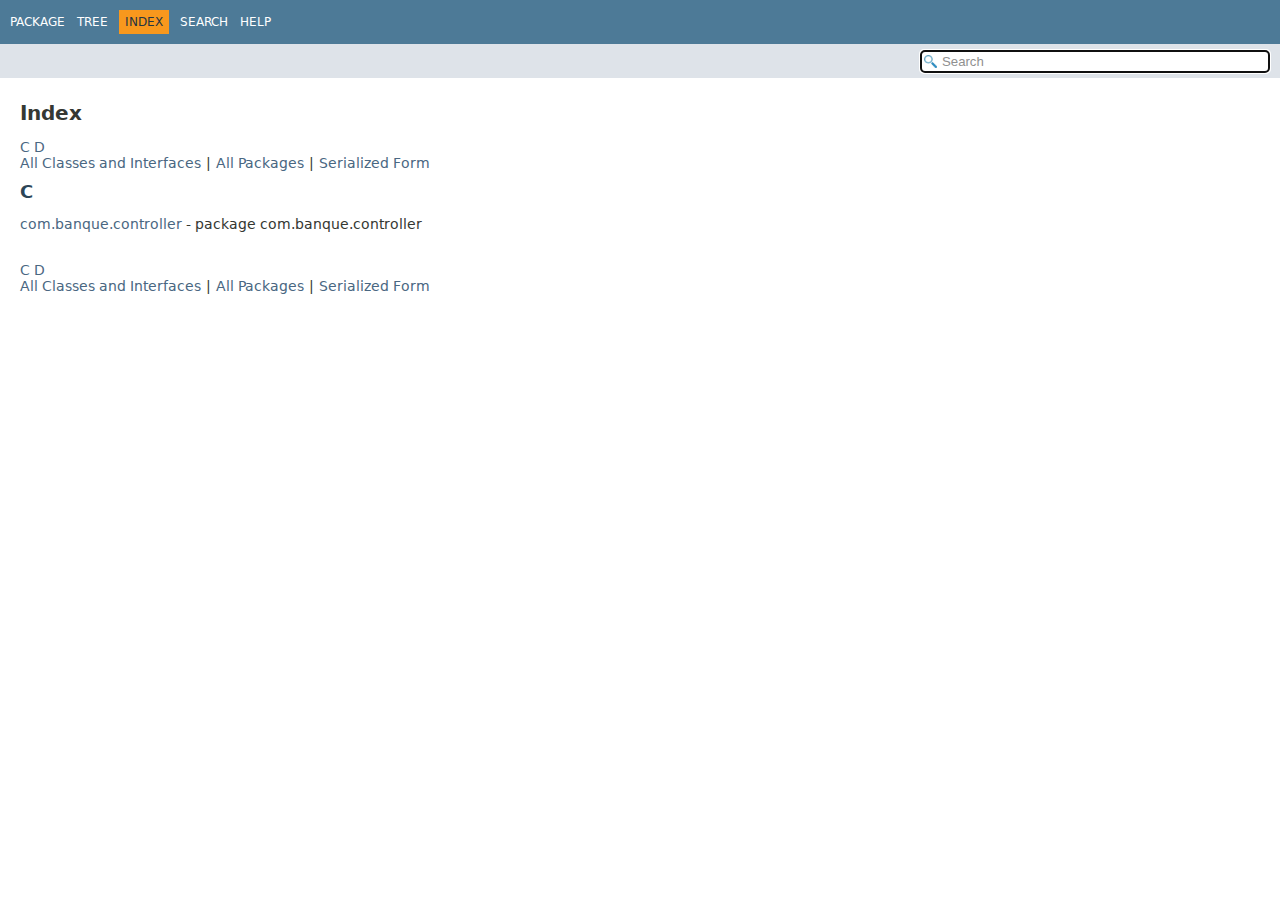
<file: doc/index-files/index-1.html>
<!DOCTYPE HTML>
<html lang="en">
<head>
<!-- Generated by javadoc (23) on Tue Jan 13 22:01:26 GMT+01:00 2026 -->
<title>C-Index</title>
<meta name="viewport" content="width=device-width, initial-scale=1">
<meta http-equiv="Content-Type" content="text/html; charset=utf-8">
<meta name="dc.created" content="2026-01-13">
<meta name="description" content="index: C">
<meta name="generator" content="javadoc/IndexWriter">
<link rel="stylesheet" type="text/css" href="../resource-files/jquery-ui.min.css" title="Style">
<link rel="stylesheet" type="text/css" href="../resource-files/stylesheet.css" title="Style">
<script type="text/javascript" src="../script-files/script.js"></script>
<script type="text/javascript" src="../script-files/jquery-3.7.1.min.js"></script>
<script type="text/javascript" src="../script-files/jquery-ui.min.js"></script>
</head>
<body class="index-page">
<script type="text/javascript">const pathtoroot = "../";
loadScripts(document, 'script');</script>
<noscript>
<div>JavaScript is disabled on your browser.</div>
</noscript>
<header role="banner">
<nav role="navigation">
<!-- ========= START OF TOP NAVBAR ======= -->
<div class="top-nav" id="navbar-top">
<div class="nav-content">
<div class="nav-menu-button"><button id="navbar-toggle-button" aria-controls="navbar-top" aria-expanded="false" aria-label="Toggle navigation links"><span class="nav-bar-toggle-icon">&nbsp;</span><span class="nav-bar-toggle-icon">&nbsp;</span><span class="nav-bar-toggle-icon">&nbsp;</span></button></div>
<div class="skip-nav"><a href="#skip-navbar-top" title="Skip navigation links">Skip navigation links</a></div>
<ul id="navbar-top-firstrow" class="nav-list" title="Navigation">
<li><a href="../com/banque/controller/package-summary.html">Package</a></li>
<li><a href="../overview-tree.html">Tree</a></li>
<li class="nav-bar-cell1-rev">Index</li>
<li><a href="../search.html">Search</a></li>
<li><a href="../help-doc.html#index">Help</a></li>
</ul>
</div>
</div>
<div class="sub-nav">
<div class="nav-content">
<ol class="sub-nav-list"></ol>
<div class="nav-list-search">
<input type="text" id="search-input" disabled placeholder="Search" aria-label="Search in documentation" autocomplete="off">
<input type="reset" id="reset-search" disabled value="Reset">
</div>
</div>
</div>
<!-- ========= END OF TOP NAVBAR ========= -->
<span class="skip-nav" id="skip-navbar-top"></span></nav>
</header>
<div class="main-grid">
<main role="main">
<div class="header">
<h1>Index</h1>
</div>
<a href="index-1.html">C</a>&nbsp;<a href="index-2.html">D</a>&nbsp;<br><a href="../allclasses-index.html">All&nbsp;Classes&nbsp;and&nbsp;Interfaces</a><span class="vertical-separator">|</span><a href="../allpackages-index.html">All&nbsp;Packages</a><span class="vertical-separator">|</span><a href="../serialized-form.html">Serialized&nbsp;Form</a>
<h2 class="title" id="I:C">C</h2>
<dl class="index">
<dt><a href="../com/banque/controller/package-summary.html">com.banque.controller</a> - package com.banque.controller</dt>
<dd>&nbsp;</dd>
</dl>
<a href="index-1.html">C</a>&nbsp;<a href="index-2.html">D</a>&nbsp;<br><a href="../allclasses-index.html">All&nbsp;Classes&nbsp;and&nbsp;Interfaces</a><span class="vertical-separator">|</span><a href="../allpackages-index.html">All&nbsp;Packages</a><span class="vertical-separator">|</span><a href="../serialized-form.html">Serialized&nbsp;Form</a></main>
</div>
</body>
</html>
</file>
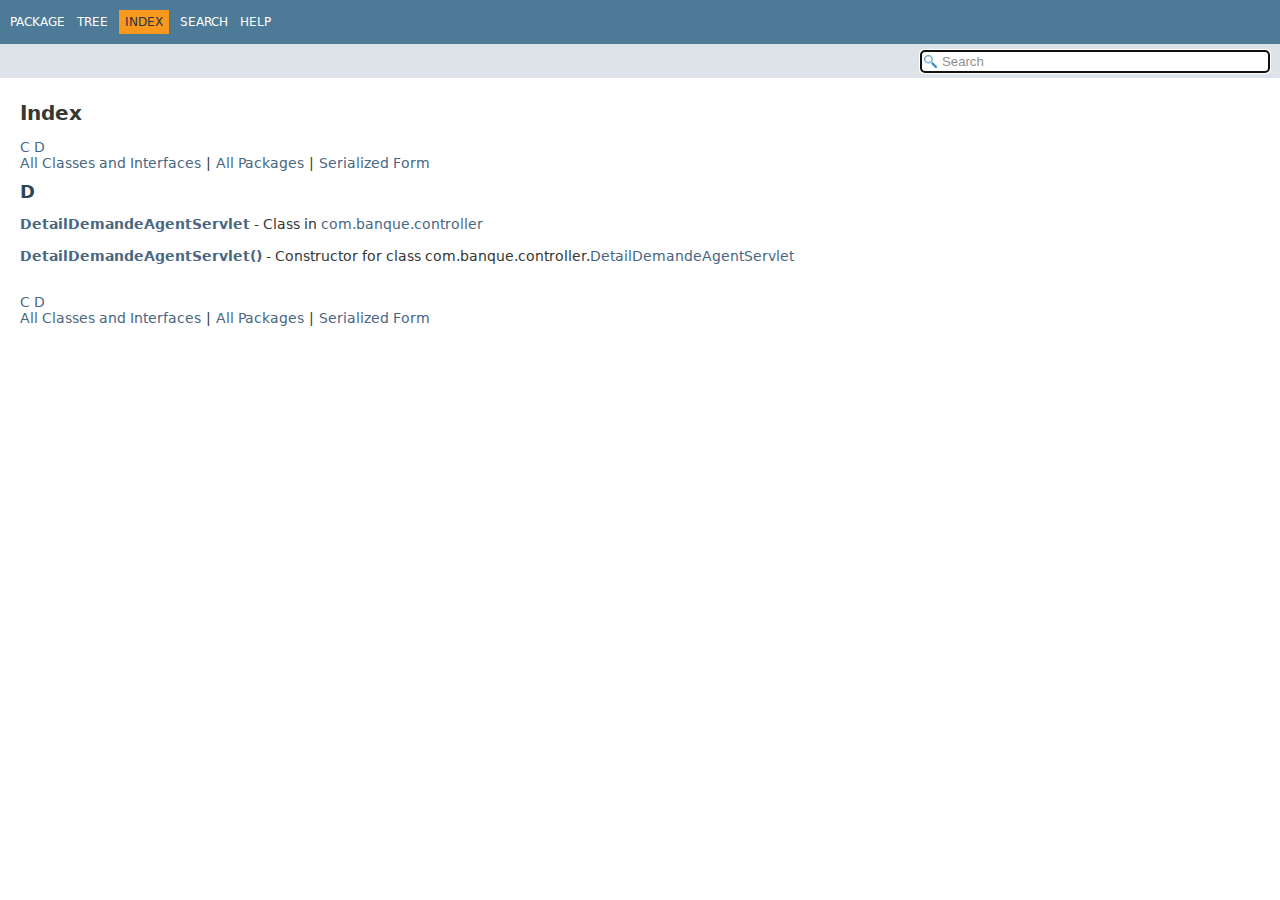
<file: doc/index-files/index-2.html>
<!DOCTYPE HTML>
<html lang="en">
<head>
<!-- Generated by javadoc (23) on Tue Jan 13 22:01:26 GMT+01:00 2026 -->
<title>D-Index</title>
<meta name="viewport" content="width=device-width, initial-scale=1">
<meta http-equiv="Content-Type" content="text/html; charset=utf-8">
<meta name="dc.created" content="2026-01-13">
<meta name="description" content="index: D">
<meta name="generator" content="javadoc/IndexWriter">
<link rel="stylesheet" type="text/css" href="../resource-files/jquery-ui.min.css" title="Style">
<link rel="stylesheet" type="text/css" href="../resource-files/stylesheet.css" title="Style">
<script type="text/javascript" src="../script-files/script.js"></script>
<script type="text/javascript" src="../script-files/jquery-3.7.1.min.js"></script>
<script type="text/javascript" src="../script-files/jquery-ui.min.js"></script>
</head>
<body class="index-page">
<script type="text/javascript">const pathtoroot = "../";
loadScripts(document, 'script');</script>
<noscript>
<div>JavaScript is disabled on your browser.</div>
</noscript>
<header role="banner">
<nav role="navigation">
<!-- ========= START OF TOP NAVBAR ======= -->
<div class="top-nav" id="navbar-top">
<div class="nav-content">
<div class="nav-menu-button"><button id="navbar-toggle-button" aria-controls="navbar-top" aria-expanded="false" aria-label="Toggle navigation links"><span class="nav-bar-toggle-icon">&nbsp;</span><span class="nav-bar-toggle-icon">&nbsp;</span><span class="nav-bar-toggle-icon">&nbsp;</span></button></div>
<div class="skip-nav"><a href="#skip-navbar-top" title="Skip navigation links">Skip navigation links</a></div>
<ul id="navbar-top-firstrow" class="nav-list" title="Navigation">
<li><a href="../com/banque/controller/package-summary.html">Package</a></li>
<li><a href="../overview-tree.html">Tree</a></li>
<li class="nav-bar-cell1-rev">Index</li>
<li><a href="../search.html">Search</a></li>
<li><a href="../help-doc.html#index">Help</a></li>
</ul>
</div>
</div>
<div class="sub-nav">
<div class="nav-content">
<ol class="sub-nav-list"></ol>
<div class="nav-list-search">
<input type="text" id="search-input" disabled placeholder="Search" aria-label="Search in documentation" autocomplete="off">
<input type="reset" id="reset-search" disabled value="Reset">
</div>
</div>
</div>
<!-- ========= END OF TOP NAVBAR ========= -->
<span class="skip-nav" id="skip-navbar-top"></span></nav>
</header>
<div class="main-grid">
<main role="main">
<div class="header">
<h1>Index</h1>
</div>
<a href="index-1.html">C</a>&nbsp;<a href="index-2.html">D</a>&nbsp;<br><a href="../allclasses-index.html">All&nbsp;Classes&nbsp;and&nbsp;Interfaces</a><span class="vertical-separator">|</span><a href="../allpackages-index.html">All&nbsp;Packages</a><span class="vertical-separator">|</span><a href="../serialized-form.html">Serialized&nbsp;Form</a>
<h2 class="title" id="I:D">D</h2>
<dl class="index">
<dt><a href="../com/banque/controller/DetailDemandeAgentServlet.html" class="type-name-link" title="class in com.banque.controller">DetailDemandeAgentServlet</a> - Class in <a href="../com/banque/controller/package-summary.html">com.banque.controller</a></dt>
<dd>&nbsp;</dd>
<dt><a href="../com/banque/controller/DetailDemandeAgentServlet.html#%3Cinit%3E()" class="member-name-link">DetailDemandeAgentServlet()</a> - Constructor for class com.banque.controller.<a href="../com/banque/controller/DetailDemandeAgentServlet.html" title="class in com.banque.controller">DetailDemandeAgentServlet</a></dt>
<dd>&nbsp;</dd>
</dl>
<a href="index-1.html">C</a>&nbsp;<a href="index-2.html">D</a>&nbsp;<br><a href="../allclasses-index.html">All&nbsp;Classes&nbsp;and&nbsp;Interfaces</a><span class="vertical-separator">|</span><a href="../allpackages-index.html">All&nbsp;Packages</a><span class="vertical-separator">|</span><a href="../serialized-form.html">Serialized&nbsp;Form</a></main>
</div>
</body>
</html>
</file>
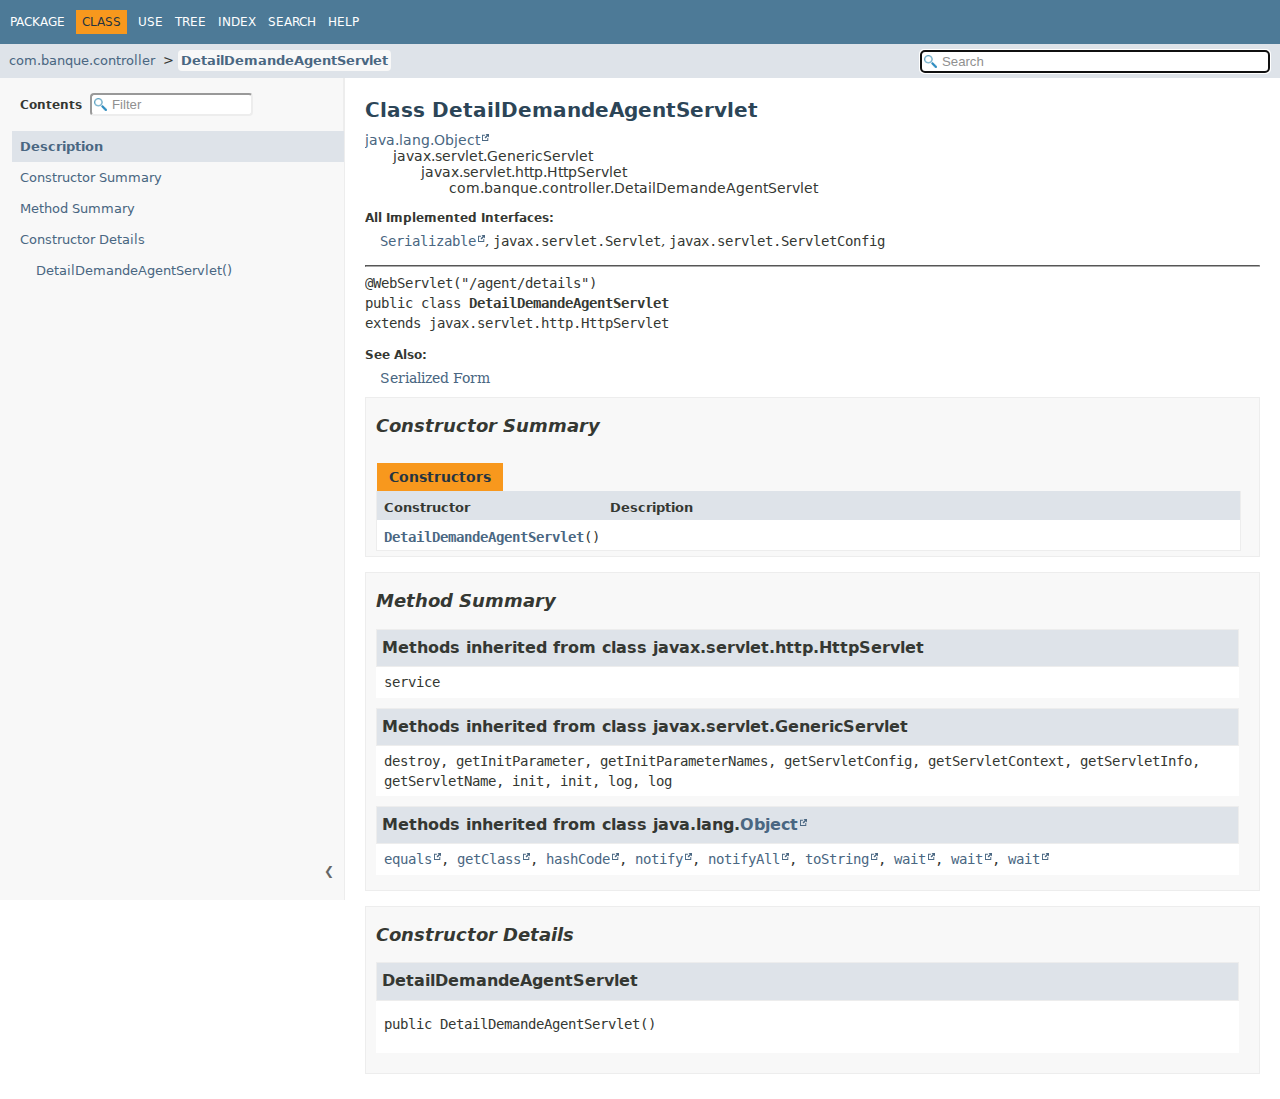
<file: doc/com/banque/controller/DetailDemandeAgentServlet.html>
<!DOCTYPE HTML>
<html lang="en">
<head>
<!-- Generated by javadoc (23) on Tue Jan 13 22:01:26 GMT+01:00 2026 -->
<title>DetailDemandeAgentServlet</title>
<meta name="viewport" content="width=device-width, initial-scale=1">
<meta http-equiv="Content-Type" content="text/html; charset=utf-8">
<meta name="dc.created" content="2026-01-13">
<meta name="description" content="declaration: package: com.banque.controller, class: DetailDemandeAgentServlet">
<meta name="generator" content="javadoc/ClassWriter">
<link rel="stylesheet" type="text/css" href="../../../resource-files/jquery-ui.min.css" title="Style">
<link rel="stylesheet" type="text/css" href="../../../resource-files/stylesheet.css" title="Style">
<script type="text/javascript" src="../../../script-files/script.js"></script>
<script type="text/javascript" src="../../../script-files/jquery-3.7.1.min.js"></script>
<script type="text/javascript" src="../../../script-files/jquery-ui.min.js"></script>
</head>
<body class="class-declaration-page">
<script type="text/javascript">const pathtoroot = "../../../";
loadScripts(document, 'script');</script>
<noscript>
<div>JavaScript is disabled on your browser.</div>
</noscript>
<header role="banner">
<nav role="navigation">
<!-- ========= START OF TOP NAVBAR ======= -->
<div class="top-nav" id="navbar-top">
<div class="nav-content">
<div class="nav-menu-button"><button id="navbar-toggle-button" aria-controls="navbar-top" aria-expanded="false" aria-label="Toggle navigation links"><span class="nav-bar-toggle-icon">&nbsp;</span><span class="nav-bar-toggle-icon">&nbsp;</span><span class="nav-bar-toggle-icon">&nbsp;</span></button></div>
<div class="skip-nav"><a href="#skip-navbar-top" title="Skip navigation links">Skip navigation links</a></div>
<ul id="navbar-top-firstrow" class="nav-list" title="Navigation">
<li><a href="package-summary.html">Package</a></li>
<li class="nav-bar-cell1-rev">Class</li>
<li><a href="class-use/DetailDemandeAgentServlet.html">Use</a></li>
<li><a href="package-tree.html">Tree</a></li>
<li><a href="../../../index-files/index-1.html">Index</a></li>
<li><a href="../../../search.html">Search</a></li>
<li><a href="../../../help-doc.html#class">Help</a></li>
</ul>
</div>
</div>
<div class="sub-nav">
<div class="nav-content">
<ol class="sub-nav-list">
<li><a href="package-summary.html">com.banque.controller</a></li>
<li><a href="DetailDemandeAgentServlet.html" class="current-selection">DetailDemandeAgentServlet</a></li>
</ol>
<div class="nav-list-search">
<input type="text" id="search-input" disabled placeholder="Search" aria-label="Search in documentation" autocomplete="off">
<input type="reset" id="reset-search" disabled value="Reset">
</div>
</div>
</div>
<!-- ========= END OF TOP NAVBAR ========= -->
<span class="skip-nav" id="skip-navbar-top"></span></nav>
</header>
<div class="main-grid">
<nav role="navigation" class="toc" aria-label="Table of contents">
<div class="toc-header">Contents&nbsp;
<input type="text" class="filter-input" disabled placeholder="Filter" aria-label="Filter table of contents" autocomplete="off">
<input type="reset" class="reset-filter" disabled value="Reset">
</div>
<button class="hide-sidebar"><span>Hide sidebar&nbsp;</span>&#10094;</button><button class="show-sidebar">&#10095;<span>&nbsp;Show sidebar</span></button>
<ol class="toc-list">
<li><a href="#" tabindex="0">Description</a></li>
<li><a href="#constructor-summary" tabindex="0">Constructor Summary</a></li>
<li><a href="#method-summary" tabindex="0">Method Summary</a></li>
<li><a href="#constructor-detail" tabindex="0">Constructor Details</a>
<ol class="toc-list">
<li><a href="#%3Cinit%3E()" tabindex="0">DetailDemandeAgentServlet()</a></li>
</ol>
</li>
</ol>
</nav>
<main role="main">
<!-- ======== START OF CLASS DATA ======== -->
<div class="header">
<h1 title="Class DetailDemandeAgentServlet" class="title">Class DetailDemandeAgentServlet</h1>
</div>
<div class="inheritance" title="Inheritance Tree"><a href="https://docs.oracle.com/en/java/javase/17/docs/api/java.base/java/lang/Object.html" title="class or interface in java.lang" class="external-link">java.lang.Object</a>
<div class="inheritance">javax.servlet.GenericServlet
<div class="inheritance">javax.servlet.http.HttpServlet
<div class="inheritance">com.banque.controller.DetailDemandeAgentServlet</div>
</div>
</div>
</div>
<section class="class-description" id="class-description">
<div class="horizontal-scroll">
<dl class="notes">
<dt>All Implemented Interfaces:</dt>
<dd><code><a href="https://docs.oracle.com/en/java/javase/17/docs/api/java.base/java/io/Serializable.html" title="class or interface in java.io" class="external-link">Serializable</a></code>, <code>javax.servlet.Servlet</code>, <code>javax.servlet.ServletConfig</code></dd>
</dl>
<hr>
<div class="type-signature"><span class="annotations">@WebServlet("/agent/details")
</span><span class="modifiers">public class </span><span class="element-name type-name-label">DetailDemandeAgentServlet</span>
<span class="extends-implements">extends javax.servlet.http.HttpServlet</span></div>
<dl class="notes">
<dt>See Also:</dt>
<dd>
<ul class="tag-list">
<li><a href="../../../serialized-form.html#com.banque.controller.DetailDemandeAgentServlet">Serialized Form</a></li>
</ul>
</dd>
</dl>
</div>
</section>
<section class="summary">
<ul class="summary-list">
<!-- ======== CONSTRUCTOR SUMMARY ======== -->
<li>
<section class="constructor-summary" id="constructor-summary">
<h2>Constructor Summary</h2>
<div class="caption"><span>Constructors</span></div>
<div class="summary-table two-column-summary">
<div class="table-header col-first">Constructor</div>
<div class="table-header col-last">Description</div>
<div class="col-constructor-name even-row-color"><code><a href="#%3Cinit%3E()" class="member-name-link">DetailDemandeAgentServlet</a>()</code></div>
<div class="col-last even-row-color">&nbsp;</div>
</div>
</section>
</li>
<!-- ========== METHOD SUMMARY =========== -->
<li>
<section class="method-summary" id="method-summary">
<h2>Method Summary</h2>
<div class="inherited-list">
<h3 id="methods-inherited-from-class-javax.servlet.http.HttpServlet">Methods inherited from class&nbsp;javax.servlet.http.HttpServlet</h3>
<code>service</code></div>
<div class="inherited-list">
<h3 id="methods-inherited-from-class-javax.servlet.GenericServlet">Methods inherited from class&nbsp;javax.servlet.GenericServlet</h3>
<code>destroy, getInitParameter, getInitParameterNames, getServletConfig, getServletContext, getServletInfo, getServletName, init, init, log, log</code></div>
<div class="inherited-list">
<h3 id="methods-inherited-from-class-java.lang.Object">Methods inherited from class&nbsp;java.lang.<a href="https://docs.oracle.com/en/java/javase/17/docs/api/java.base/java/lang/Object.html" title="class or interface in java.lang" class="external-link">Object</a></h3>
<code><a href="https://docs.oracle.com/en/java/javase/17/docs/api/java.base/java/lang/Object.html#equals(java.lang.Object)" title="class or interface in java.lang" class="external-link">equals</a>, <a href="https://docs.oracle.com/en/java/javase/17/docs/api/java.base/java/lang/Object.html#getClass()" title="class or interface in java.lang" class="external-link">getClass</a>, <a href="https://docs.oracle.com/en/java/javase/17/docs/api/java.base/java/lang/Object.html#hashCode()" title="class or interface in java.lang" class="external-link">hashCode</a>, <a href="https://docs.oracle.com/en/java/javase/17/docs/api/java.base/java/lang/Object.html#notify()" title="class or interface in java.lang" class="external-link">notify</a>, <a href="https://docs.oracle.com/en/java/javase/17/docs/api/java.base/java/lang/Object.html#notifyAll()" title="class or interface in java.lang" class="external-link">notifyAll</a>, <a href="https://docs.oracle.com/en/java/javase/17/docs/api/java.base/java/lang/Object.html#toString()" title="class or interface in java.lang" class="external-link">toString</a>, <a href="https://docs.oracle.com/en/java/javase/17/docs/api/java.base/java/lang/Object.html#wait()" title="class or interface in java.lang" class="external-link">wait</a>, <a href="https://docs.oracle.com/en/java/javase/17/docs/api/java.base/java/lang/Object.html#wait(long)" title="class or interface in java.lang" class="external-link">wait</a>, <a href="https://docs.oracle.com/en/java/javase/17/docs/api/java.base/java/lang/Object.html#wait(long,int)" title="class or interface in java.lang" class="external-link">wait</a></code></div>
</section>
</li>
</ul>
</section>
<section class="details">
<ul class="details-list">
<!-- ========= CONSTRUCTOR DETAIL ======== -->
<li>
<section class="constructor-details" id="constructor-detail">
<h2>Constructor Details</h2>
<ul class="member-list">
<li>
<section class="detail" id="&lt;init&gt;()">
<h3>DetailDemandeAgentServlet</h3>
<div class="horizontal-scroll">
<div class="member-signature"><span class="modifiers">public</span>&nbsp;<span class="element-name">DetailDemandeAgentServlet</span>()</div>
</div>
</section>
</li>
</ul>
</section>
</li>
</ul>
</section>
<!-- ========= END OF CLASS DATA ========= -->
</main>
</div>
</body>
</html>
</file>
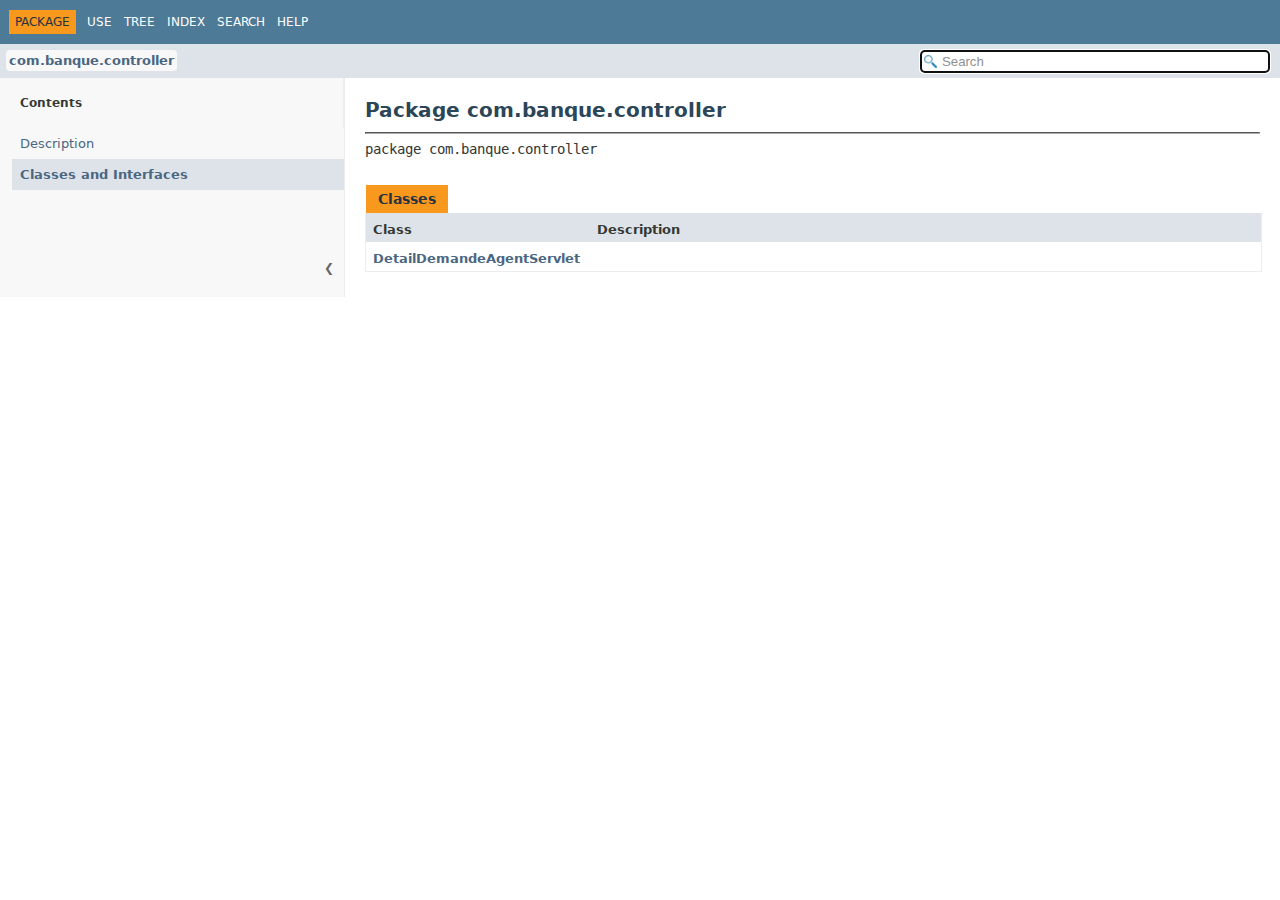
<file: doc/com/banque/controller/package-summary.html>
<!DOCTYPE HTML>
<html lang="en">
<head>
<!-- Generated by javadoc (23) on Tue Jan 13 22:01:26 GMT+01:00 2026 -->
<title>com.banque.controller</title>
<meta name="viewport" content="width=device-width, initial-scale=1">
<meta http-equiv="Content-Type" content="text/html; charset=utf-8">
<meta name="dc.created" content="2026-01-13">
<meta name="description" content="declaration: package: com.banque.controller">
<meta name="generator" content="javadoc/PackageWriter">
<link rel="stylesheet" type="text/css" href="../../../resource-files/jquery-ui.min.css" title="Style">
<link rel="stylesheet" type="text/css" href="../../../resource-files/stylesheet.css" title="Style">
<script type="text/javascript" src="../../../script-files/script.js"></script>
<script type="text/javascript" src="../../../script-files/jquery-3.7.1.min.js"></script>
<script type="text/javascript" src="../../../script-files/jquery-ui.min.js"></script>
</head>
<body class="package-declaration-page">
<script type="text/javascript">const pathtoroot = "../../../";
loadScripts(document, 'script');</script>
<noscript>
<div>JavaScript is disabled on your browser.</div>
</noscript>
<header role="banner">
<nav role="navigation">
<!-- ========= START OF TOP NAVBAR ======= -->
<div class="top-nav" id="navbar-top">
<div class="nav-content">
<div class="nav-menu-button"><button id="navbar-toggle-button" aria-controls="navbar-top" aria-expanded="false" aria-label="Toggle navigation links"><span class="nav-bar-toggle-icon">&nbsp;</span><span class="nav-bar-toggle-icon">&nbsp;</span><span class="nav-bar-toggle-icon">&nbsp;</span></button></div>
<div class="skip-nav"><a href="#skip-navbar-top" title="Skip navigation links">Skip navigation links</a></div>
<ul id="navbar-top-firstrow" class="nav-list" title="Navigation">
<li class="nav-bar-cell1-rev">Package</li>
<li><a href="package-use.html">Use</a></li>
<li><a href="package-tree.html">Tree</a></li>
<li><a href="../../../index-files/index-1.html">Index</a></li>
<li><a href="../../../search.html">Search</a></li>
<li><a href="../../../help-doc.html#package">Help</a></li>
</ul>
</div>
</div>
<div class="sub-nav">
<div class="nav-content">
<ol class="sub-nav-list">
<li><a href="package-summary.html" class="current-selection">com.banque.controller</a></li>
</ol>
<div class="nav-list-search">
<input type="text" id="search-input" disabled placeholder="Search" aria-label="Search in documentation" autocomplete="off">
<input type="reset" id="reset-search" disabled value="Reset">
</div>
</div>
</div>
<!-- ========= END OF TOP NAVBAR ========= -->
<span class="skip-nav" id="skip-navbar-top"></span></nav>
</header>
<div class="main-grid">
<nav role="navigation" class="toc" aria-label="Table of contents">
<div class="toc-header">Contents</div>
<button class="hide-sidebar"><span>Hide sidebar&nbsp;</span>&#10094;</button><button class="show-sidebar">&#10095;<span>&nbsp;Show sidebar</span></button>
<ol class="toc-list">
<li><a href="#" tabindex="0">Description</a></li>
<li><a href="#class-summary" tabindex="0">Classes and Interfaces</a></li>
</ol>
</nav>
<main role="main">
<div class="header">
<h1 title="Package com.banque.controller" class="title">Package com.banque.controller</h1>
</div>
<hr>
<div class="horizontal-scroll">
<div class="package-signature">package <span class="element-name">com.banque.controller</span></div>
</div>
<section class="summary">
<ul class="summary-list">
<li>
<div id="class-summary">
<div class="caption"><span>Classes</span></div>
<div class="summary-table two-column-summary">
<div class="table-header col-first">Class</div>
<div class="table-header col-last">Description</div>
<div class="col-first even-row-color class-summary class-summary-tab2"><a href="DetailDemandeAgentServlet.html" title="class in com.banque.controller">DetailDemandeAgentServlet</a></div>
<div class="col-last even-row-color class-summary class-summary-tab2">&nbsp;</div>
</div>
</div>
</li>
</ul>
</section>
</main>
</div>
</body>
</html>
</file>
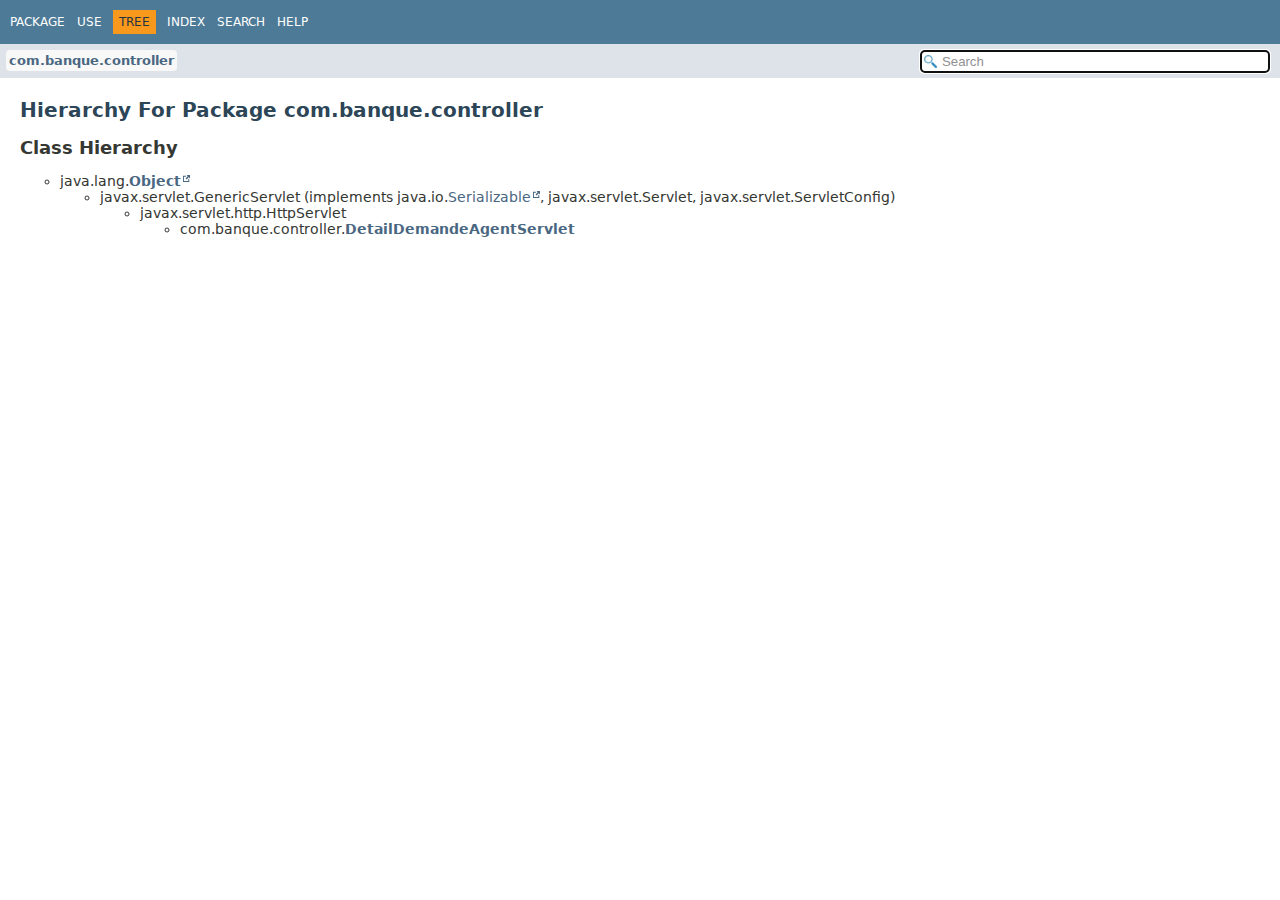
<file: doc/com/banque/controller/package-tree.html>
<!DOCTYPE HTML>
<html lang="en">
<head>
<!-- Generated by javadoc (23) on Tue Jan 13 22:01:26 GMT+01:00 2026 -->
<title>com.banque.controller Class Hierarchy</title>
<meta name="viewport" content="width=device-width, initial-scale=1">
<meta http-equiv="Content-Type" content="text/html; charset=utf-8">
<meta name="dc.created" content="2026-01-13">
<meta name="description" content="tree: package: com.banque.controller">
<meta name="generator" content="javadoc/PackageTreeWriter">
<link rel="stylesheet" type="text/css" href="../../../resource-files/jquery-ui.min.css" title="Style">
<link rel="stylesheet" type="text/css" href="../../../resource-files/stylesheet.css" title="Style">
<script type="text/javascript" src="../../../script-files/script.js"></script>
<script type="text/javascript" src="../../../script-files/jquery-3.7.1.min.js"></script>
<script type="text/javascript" src="../../../script-files/jquery-ui.min.js"></script>
</head>
<body class="package-tree-page">
<script type="text/javascript">const pathtoroot = "../../../";
loadScripts(document, 'script');</script>
<noscript>
<div>JavaScript is disabled on your browser.</div>
</noscript>
<header role="banner">
<nav role="navigation">
<!-- ========= START OF TOP NAVBAR ======= -->
<div class="top-nav" id="navbar-top">
<div class="nav-content">
<div class="nav-menu-button"><button id="navbar-toggle-button" aria-controls="navbar-top" aria-expanded="false" aria-label="Toggle navigation links"><span class="nav-bar-toggle-icon">&nbsp;</span><span class="nav-bar-toggle-icon">&nbsp;</span><span class="nav-bar-toggle-icon">&nbsp;</span></button></div>
<div class="skip-nav"><a href="#skip-navbar-top" title="Skip navigation links">Skip navigation links</a></div>
<ul id="navbar-top-firstrow" class="nav-list" title="Navigation">
<li><a href="package-summary.html">Package</a></li>
<li><a href="package-use.html">Use</a></li>
<li class="nav-bar-cell1-rev">Tree</li>
<li><a href="../../../index-files/index-1.html">Index</a></li>
<li><a href="../../../search.html">Search</a></li>
<li><a href="../../../help-doc.html#tree">Help</a></li>
</ul>
</div>
</div>
<div class="sub-nav">
<div class="nav-content">
<ol class="sub-nav-list">
<li><a href="package-summary.html" class="current-selection">com.banque.controller</a></li>
</ol>
<div class="nav-list-search">
<input type="text" id="search-input" disabled placeholder="Search" aria-label="Search in documentation" autocomplete="off">
<input type="reset" id="reset-search" disabled value="Reset">
</div>
</div>
</div>
<!-- ========= END OF TOP NAVBAR ========= -->
<span class="skip-nav" id="skip-navbar-top"></span></nav>
</header>
<div class="main-grid">
<main role="main">
<div class="header">
<h1 class="title">Hierarchy For Package com.banque.controller</h1>
</div>
<section class="hierarchy">
<h2 title="Class Hierarchy">Class Hierarchy</h2>
<ul>
<li class="circle">java.lang.<a href="https://docs.oracle.com/en/java/javase/17/docs/api/java.base/java/lang/Object.html" class="type-name-link external-link" title="class or interface in java.lang">Object</a>
<ul>
<li class="circle">javax.servlet.GenericServlet (implements java.io.<a href="https://docs.oracle.com/en/java/javase/17/docs/api/java.base/java/io/Serializable.html" title="class or interface in java.io" class="external-link">Serializable</a>, javax.servlet.Servlet, javax.servlet.ServletConfig)
<ul>
<li class="circle">javax.servlet.http.HttpServlet
<ul>
<li class="circle">com.banque.controller.<a href="DetailDemandeAgentServlet.html" class="type-name-link" title="class in com.banque.controller">DetailDemandeAgentServlet</a></li>
</ul>
</li>
</ul>
</li>
</ul>
</li>
</ul>
</section>
</main>
</div>
</body>
</html>
</file>
<file: doc/resource-files/stylesheet.css>
/*
 * Copyright (c) 2010, 2024, Oracle and/or its affiliates. All rights reserved.
 * DO NOT ALTER OR REMOVE COPYRIGHT NOTICES OR THIS FILE HEADER.
 *
 * Licensed under the Universal Permissive License v 1.0 as shown at https://oss.oracle.com/licenses/upl/
 */

/*
 * Javadoc style sheet
 */

@import url('fonts/dejavu.css');

/*
 * These CSS custom properties (variables) define the core color and font
 * properties used in this stylesheet.
 */
:root {
    /* body, block and code fonts */
    --body-font-family: 'DejaVu Sans', Arial, Helvetica, sans-serif;
    --block-font-family: 'DejaVu Serif', Georgia, "Times New Roman", Times, serif;
    --code-font-family: 'DejaVu Sans Mono', monospace;
    /* Base font sizes for body and code elements */
    --body-font-size: 14px;
    --block-font-size: 14px;
    --code-font-size: 14px;
    --nav-font-size: 13.2px;
    /* Line height for continuous text blocks */
    --block-line-height: 1.4em;
    /* Text colors for body and block elements */
    --body-text-color: #353833;
    --block-text-color: #474747;
    /* Background colors for various structural elements */
    --body-background-color: #ffffff;
    --section-background-color: #f8f8f8;
    --detail-background-color: #ffffff;
    /* Colors for navigation bar and table captions */
    --navbar-background-color: #4D7A97;
    --navbar-text-color: #ffffff;
    /* Background color for subnavigation and various headers */
    --subnav-background-color: #dee3e9;
    /* Background and text colors for selected tabs and navigation items */
    --selected-background-color: #f8981d;
    --selected-text-color: #253441;
    --selected-link-color: #1f389c;
    /* Background colors for generated tables */
    --even-row-color: #ffffff;
    --odd-row-color: #eeeeef;
    /* Text color for page title */
    --title-color: #2c4557;
    /* Text colors for links */
    --link-color: #4A6782;
    --link-color-active: #bb7a2a;
    /* Snippet colors */
    --snippet-background-color: #ebecee;
    --snippet-text-color: var(--block-text-color);
    --snippet-highlight-color: #f7c590;
    /* Border colors for structural elements and user defined tables */
    --border-color: #ededed;
    --table-border-color: #000000;
    /* Search input colors */
    --search-input-background-color: #ffffff;
    --search-input-text-color: #000000;
    --search-input-placeholder-color: #909090;
    /* Highlight color for active search tag target */
    --search-tag-highlight-color: #ffff00;
    /* Adjustments for icon and active background colors of copy-to-clipboard buttons */
    --copy-icon-brightness: 100%;
    --copy-button-background-color-active: rgba(168, 168, 176, 0.3);
    /* Colors for invalid tag notifications */
    --invalid-tag-background-color: #ffe6e6;
    --invalid-tag-text-color: #000000;
    /* Navigation bar dimensions */
    --top-nav-height: 44px;
    --sub-nav-height: 34px;
    --nav-height: calc(var(--top-nav-height) + var(--sub-nav-height));
    scroll-behavior: smooth;
}
/*
 * Styles for individual HTML elements.
 *
 * These are styles that are specific to individual HTML elements. Changing them affects the style of a particular
 * HTML element throughout the page.
 */
body {
    background-color:var(--body-background-color);
    color:var(--body-text-color);
    font-family:var(--body-font-family);
    font-size:var(--body-font-size);
    margin:0;
    padding:0;
    height:100%;
    width:100%;
}
main [id] {
    scroll-margin-top: calc(var(--nav-height) + 6px);
}
a:link, a:visited {
    text-decoration:none;
    color:var(--link-color);
}
a[href]:hover, a[href]:active {
    text-decoration:none;
    color:var(--link-color-active);
}
pre {
    font-family:var(--code-font-family);
    font-size:var(--code-font-size);
}
h1 {
    font-size:1.428em;
}
h2 {
    font-size:1.285em;
}
h3 {
    font-size:1.14em;
}
h4 {
    font-size:1.072em;
}
h5 {
    font-size:1.001em;
}
h6 {
    font-size:0.93em;
}
/* Disable font boosting for selected elements */
h1, h2, h3, h4, h5, h6, div.member-signature {
    max-height: 1000em;
}
ul {
    list-style-type:disc;
}
code, tt {
    font-family:var(--code-font-family);
}
:not(h1, h2, h3, h4, h5, h6) > code,
:not(h1, h2, h3, h4, h5, h6) > tt {
    font-size:var(--code-font-size);
    line-height:1.4em;
}
dt code {
    font-family:var(--code-font-family);
    font-size:1em;
    padding-top:4px;
}
.summary-table dt code {
    font-family:var(--code-font-family);
    font-size:1em;
    vertical-align:top;
    padding-top:4px;
}
sup {
    font-size:8px;
}
button {
    font-family: var(--body-font-family);
    font-size: 1em;
}
hr {
    border-color: #aaa;
}
/*
 * Styles for HTML generated by javadoc.
 *
 * These are style classes that are used by the standard doclet to generate HTML documentation.
 */

/*
 * Styles for document title and copyright.
 */
.about-language {
    flex: 0 0 auto;
    padding:0 20px;
    margin:0;
    font-size:0.915em;
    max-width: 50%;
    white-space: nowrap;
}
.legal-copy {
}
/*
 * Styles for navigation bar.
 */
@media screen {
    header {
        position:sticky;
        top:0;
        z-index:2;
        background: var(--body-background-color);
    }
}
.nav-content {
    display:flex;
    flex-direction: row;
    align-items: center;
    width: 100%;
    height: 100%;
}
.top-nav {
    background-color:var(--navbar-background-color);
    color:var(--navbar-text-color);
    width:100%;
    height:var(--top-nav-height);
    overflow:visible;
    font-size:0.857em;
    position:relative;
}
.top-nav nav.toc {
    display: none;
    flex-direction: column;
}
.top-nav nav.toc button.show-sidebar,
.top-nav nav.toc button.hide-sidebar {
    display: none;
}
button#navbar-toggle-button {
    display:none;
}
ul.nav-list {
    display:inline-flex;
    margin:0;
    padding-left:4px;
    flex: 1 1 auto;
    white-space: nowrap;
}
ul.nav-list li {
    list-style:none;
    padding: 5px 6px;
    text-transform:uppercase;
    height: 1.2em;
}
div.sub-nav {
    background-color:var(--subnav-background-color);
    width:100%;
    overflow:hidden;
    font-size:var(--nav-font-size);
    height: var(--sub-nav-height);
}
ol.sub-nav-list {
    flex: 1 1 90%;
    line-height: 1.8em;
    display: inline-flex;
    overflow: auto;
    scroll-snap-type: x mandatory;
    scroll-padding-left: 13px;
    scrollbar-width: none;
    padding-left:6px;
    white-space: nowrap;
    margin:0;
}
ol.sub-nav-list::-webkit-scrollbar {
    display: none;
}
ol.sub-nav-list li {
    list-style:none;
    scroll-snap-align: start;
}
ol.sub-nav-list li:not(:first-child) {
    list-style-type: " > ";
    margin-left: 20px;
}
ol.sub-nav-list a {
    padding: 3px;
}
ol.sub-nav-list a.current-selection {
    background-color: var(--section-background-color);
    border-radius: 4px;
}
.sub-nav .nav-list-search {
    flex: 1 1 10%;
    margin:0;
    padding:6px;
    position:relative;
    white-space: nowrap;
}
.top-nav .nav-list a:link, .top-nav .nav-list a:active, .top-nav .nav-list a:visited {
    color:var(--navbar-text-color);
    text-decoration:none;
    text-transform:uppercase;
}
.top-nav .nav-list a:hover {
    color:var(--link-color-active);
}
.nav-bar-cell1-rev {
    background-color:var(--selected-background-color);
    color:var(--selected-text-color);
    margin: 0 5px;
}
.skip-nav {
    position:absolute;
    top:auto;
    left:-9999px;
    overflow:hidden;
}
/*
 * Hide navigation links and search box in print layout
 */
@media print {
    ul.nav-list, div.sub-nav  {
        display:none;
    }
}
/*
 * Styles for page header.
 */
.title {
    color:var(--title-color);
    margin:10px 0;
}
.sub-title {
    margin:5px 0 0 0;
}
ul.contents-list {
    margin: 0 0 15px 0;
    padding: 0;
    list-style: none;
}
ul.contents-list li {
    font-size:0.93em;
}
/*
 * Styles for headings.
 */
body.class-declaration-page .summary h2,
body.class-declaration-page .details h2,
body.class-use-page h2,
body.module-declaration-page .block-list h2 {
    font-style: italic;
    padding:0;
    margin:15px 0;
    overflow-x:auto;
}
body.class-declaration-page .summary h3,
body.class-declaration-page .details h3 {
    background-color:var(--subnav-background-color);
    border:1px solid var(--border-color);
    margin:0 0 6px -8px;
    padding:7px 5px;
    overflow-x:auto;
}
/*
 * Styles for page layout containers.
 */
.main-grid {
    display: flex;
    flex-direction: row;
}
.main-grid main {
    flex: 2.6 1 0;
    min-width: 240px
}
.main-grid nav.toc {
    flex: 1 1 0;
    min-width: 240px;
}
main {
    clear:both;
    padding:10px 20px;
    position:relative;
}
section[id$=-description] :is(dl, ol, ul, p, div, blockquote, pre):last-child,
section[id$=-description] :is(dl, ol, ul):last-child > :is(li, dd):last-child {
    margin-bottom:4px;
}
dl.notes > dt {
    font-family: var(--body-font-family);
    font-size:0.856em;
    font-weight:bold;
    margin:10px 0 0 0;
    color:var(--body-text-color);
}
dl.notes > dd {
    margin:5px 10px 10px 15px;
    font-size:var(--block-font-size);
    font-family:var(--block-font-family);
}
dl.notes > dd > ul, dl.notes > dd > ol {
    margin-bottom: 1em;
    margin-top: 1em;
}
dl.name-value > dt {
    margin-left:1px;
    font-size:1.1em;
    display:inline;
    font-weight:bold;
}
dl.name-value > dd {
    margin:0 0 0 1px;
    font-size:1.1em;
    display:inline;
}
/*
 * Styles for table of contents.
 */
.main-grid nav.toc {
    background-color: var(--section-background-color);
    border-right: 1px solid var(--border-color);
    position: sticky;
    top: calc(var(--nav-height));
    max-height: calc(100vh - var(--nav-height));
    display: flex;
    flex-direction: column;
    font-family: var(--body-font-family);
    z-index: 1;
}
.main-grid nav.toc div.toc-header {
    background-color: var(--section-background-color);
    border-right: 1px solid var(--border-color);
    top: var(--nav-height);
    z-index: 1;
    padding: 15px 20px;
}
.main-grid nav.toc > ol.toc-list {
    max-height: calc(100vh - var(--nav-height) - 100px);
    padding-left: 12px;
}
.main-grid nav.toc button {
    position: absolute;
    bottom: 16px;
    z-index: 3;
    background-color: var(--section-background-color);
    color: #666666;
    font-size: 0.76rem;
    border: none;
    cursor: pointer;
    padding: 6px 10px;
    white-space: nowrap;
}
.main-grid nav.toc button.hide-sidebar {
    right: 0;
}
.main-grid nav.toc button.show-sidebar {
    left: 0;
    display: none;
}
.main-grid nav.toc button span {
    display: none;
}
.main-grid nav.toc button:hover {
    color: var(--body-text-color);
    border: 1px solid var(--subnav-background-color);
}
.main-grid nav.toc button:active {
    background-color: var(--subnav-background-color);
    color: var(--link-color-active);
}
.main-grid nav.toc button:hover span,
.main-grid nav.toc button:active span  {
    display: inline;
}
.main-grid nav.toc button:hover {
    box-shadow: 1px 1px 5px rgba(0,0,0,0.2);
}
.main-grid nav.toc.hide-sidebar {
    min-width: revert;
    max-width: 28px;
}
.main-grid nav.toc.hide-sidebar div.toc-header,
.main-grid nav.toc.hide-sidebar ol.toc-list,
.main-grid nav.toc.hide-sidebar button.hide-sidebar {
    display: none;
}
.main-grid nav.toc.hide-sidebar button.show-sidebar {
    display: inline;
}
nav.toc div.toc-header {
    padding: 15px;
    display: inline-flex;
    align-items: center;
    color: var(--body-text-color);
    background-color: var(--body-background-color);
    font-size: 0.856em;
    font-weight: bold;
    white-space: nowrap;
    overflow-x: hidden;
    position: sticky;
    min-height: 20px;
}
nav.toc > ol.toc-list {
    overflow: hidden auto;
    overscroll-behavior: contain;
}
nav.toc ol.toc-list {
    list-style: none;
    padding-left: 8px;
    margin: 0;
}
nav.toc ol.toc-list ol.toc-list {
    margin-left: 8px;
}
nav.toc ol.toc-list li {
    margin: 0;
    font-size: var(--nav-font-size);
    overflow-x: hidden;
}
a.current-selection {
    font-weight: bold;
}
nav.toc a {
    display: block;
    padding: 8px;
}
nav.toc a.current-selection {
    background-color: var(--subnav-background-color);
}
/*
 * Styles for lists.
 */
li.circle {
    list-style:circle;
}
ul.horizontal li {
    display:inline;
    font-size:0.9em;
}
div.inheritance {
    margin:0;
    padding:0;
}
div.inheritance div.inheritance {
    margin-left:2em;
}
main > div.inheritance {
    overflow-x:auto;
}
ul.block-list,
ul.details-list,
ul.member-list,
ul.summary-list {
    margin:4px 0 10px 0;
    padding:0;
}
ul.block-list > li,
ul.details-list > li,
ul.member-list > li,
ul.summary-list > li {
    list-style:none;
    margin-bottom:15px;
    line-height:1.4;
}
ul.ref-list {
  padding:0;
  margin:0;
}
ul.ref-list > li {
    list-style:none;
}
.summary-table dl, .summary-table dl dt, .summary-table dl dd {
    margin-top:0;
    margin-bottom:1px;
}
dl.notes > dd > ul.tag-list, dl.notes > dd > ul.tag-list-long {
    padding-left: 0;
    margin: 0;
    list-style: none;
}
ul.tag-list li {
    display: inline;
}
ul.tag-list li:not(:last-child):after,
ul.tag-list-long li:not(:last-child):after
{
    content: ", ";
    white-space: pre-wrap;
}
ul.preview-feature-list {
    list-style: none;
    margin:0;
    padding:0.1em;
    line-height: 1.6em;
}
/*
 * Styles for tables.
 */
.summary-table, .details-table {
    width:100%;
    border-spacing:0;
    border:1px solid var(--border-color);
    border-top:0;
    padding:0;
}
.caption {
    position:relative;
    text-align:left;
    background-repeat:no-repeat;
    color:var(--selected-text-color);
    clear:none;
    overflow:hidden;
    padding: 10px 0 0 1px;
    margin:0;
}
.caption a:link, .caption a:visited {
    color:var(--selected-link-color);
}
.caption a:hover,
.caption a:active {
    color:var(--navbar-text-color);
}
.caption span {
    font-weight:bold;
    white-space:nowrap;
    padding:5px 12px 7px 12px;
    display:inline-block;
    float:left;
    background-color:var(--selected-background-color);
    border: none;
    height:16px;
}
div.table-tabs {
    padding: 10px 0 0 1px;
    margin: 0;
}
div.table-tabs > button {
    border: none;
    cursor: pointer;
    padding: 5px 12px 7px 12px;
    font-weight: bold;
    margin-right: 8px;
}
div.table-tabs > .active-table-tab {
    background: var(--selected-background-color);
    color: var(--selected-text-color);
}
div.table-tabs > button.table-tab {
    background: var(--navbar-background-color);
    color: var(--navbar-text-color);
}
.two-column-search-results {
    display: grid;
    grid-template-columns: minmax(400px, max-content) minmax(400px, auto);
}
div.checkboxes {
    line-height: 2em;
}
div.checkboxes > span {
    margin-left: 10px;
}
div.checkboxes > label {
    margin-left: 8px;
    white-space: nowrap;
}
div.checkboxes > label > input {
    margin: 0 2px;
}
.two-column-summary {
    display: grid;
    grid-template-columns: minmax(25%, max-content) minmax(25%, auto);
}
.three-column-summary {
    display: grid;
    grid-template-columns: minmax(15%, max-content) minmax(20%, max-content) minmax(20%, auto);
}
.three-column-release-summary {
    display: grid;
    grid-template-columns: minmax(40%, max-content) minmax(10%, max-content) minmax(40%, auto);
}
.four-column-summary {
    display: grid;
    grid-template-columns: minmax(10%, max-content) minmax(15%, max-content) minmax(15%, max-content) minmax(15%, auto);
}
@media screen and (max-width: 1000px) {
    .four-column-summary {
        display: grid;
        grid-template-columns: minmax(15%, max-content) minmax(15%, auto);
    }
}
@media screen and (max-width: 800px) {
    .two-column-search-results {
        display: grid;
        grid-template-columns: minmax(40%, max-content) minmax(40%, auto);
    }
    .three-column-summary {
        display: grid;
        grid-template-columns: minmax(10%, max-content) minmax(25%, auto);
    }
    .three-column-release-summary {
        display: grid;
        grid-template-columns: minmax(70%, max-content) minmax(30%, max-content)
    }
    .three-column-summary .col-last,
    .three-column-release-summary .col-last{
        grid-column-end: span 2;
    }
}
@media screen and (max-width: 600px) {
    .two-column-summary {
        display: grid;
        grid-template-columns: 1fr;
    }
}
.summary-table > div, .details-table > div {
    text-align:left;
    padding: 8px 3px 3px 7px;
    overflow: auto hidden;
    scrollbar-width: thin;
}
.col-first, .col-second, .col-last, .col-constructor-name, .col-summary-item-name {
    vertical-align:top;
    padding-right:0;
    padding-top:8px;
    padding-bottom:3px;
}
.table-header {
    background:var(--subnav-background-color);
    font-weight: bold;
}
/* Sortable table columns */
.table-header[onclick] {
    cursor: pointer;
}
.table-header[onclick]::after {
    content:"";
    display:inline-block;
    background-image:url('data:image/svg+xml; utf8, \
    <svg xmlns="http://www.w3.org/2000/svg" width="125" height="170"> \
    <path d="M10.101 57.059L63.019 4.142l52.917 52.917M10.101 86.392l52.917 52.917 52.917-52.917" style="opacity:.35;"/></svg>');
    background-size:100% 100%;
    width:9px;
    height:14px;
    margin-left:4px;
    margin-bottom:-3px;
}
.table-header[onclick].sort-asc::after {
    background-image:url('data:image/svg+xml; utf8, \
    <svg xmlns="http://www.w3.org/2000/svg" width="125" height="170"> \
    <path d="M10.101 57.059L63.019 4.142l52.917 52.917" style="opacity:.75;"/> \
    <path d="M10.101 86.392l52.917 52.917 52.917-52.917" style="opacity:.35;"/></svg>');

}
.table-header[onclick].sort-desc::after {
    background-image:url('data:image/svg+xml; utf8, \
    <svg xmlns="http://www.w3.org/2000/svg" width="125" height="170"> \
    <path d="M10.101 57.059L63.019 4.142l52.917 52.917" style="opacity:.35;"/> \
    <path d="M10.101 86.392l52.917 52.917 52.917-52.917" style="opacity:.75;"/></svg>');
}
.col-first, .col-first {
    font-size:0.93em;
}
.col-second, .col-second, .col-last, .col-constructor-name, .col-summary-item-name, .col-last {
    font-size:0.93em;
}
.col-first, .col-second, .col-constructor-name {
    vertical-align:top;
    overflow: auto;
}
.col-last {
    white-space:normal;
}
.col-first a:link, .col-first a:visited,
.col-second a:link, .col-second a:visited,
.col-first a:link, .col-first a:visited,
.col-second a:link, .col-second a:visited,
.col-constructor-name a:link, .col-constructor-name a:visited,
.col-summary-item-name a:link, .col-summary-item-name a:visited {
    font-weight:bold;
}
.even-row-color, .even-row-color .table-header {
    background-color:var(--even-row-color);
}
.odd-row-color, .odd-row-color .table-header {
    background-color:var(--odd-row-color);
}
/*
 * Styles for contents.
 */
div.block {
    font-size:var(--block-font-size);
    font-family:var(--block-font-family);
    line-height:var(--block-line-height);
}
.col-last div {
    padding-top:0;
}
.col-last a {
    padding-bottom:3px;
}
.module-signature,
.package-signature,
.type-signature,
.member-signature {
    font-family:var(--code-font-family);
    font-size:1em;
    margin:8px 0 14px 0;
    white-space: pre-wrap;
}
.module-signature,
.package-signature,
.type-signature {
    margin-top: 0;
}
.member-signature .type-parameters-long,
.member-signature .parameters,
.member-signature .exceptions {
    display: inline-block;
    vertical-align: top;
    white-space: pre;
}
.member-signature .type-parameters {
    white-space: normal;
}
/*
 * Styles for formatting effect.
 */
.source-line-no {
    /* Color of line numbers in source pages can be set via custom property below */
    color:var(--source-linenumber-color, green);
    padding:0 30px 0 0;
}
.block {
    display:block;
    margin:0 10px 5px 0;
    color:var(--block-text-color);
}
.deprecated-label, .description-from-type-label, .implementation-label, .member-name-link,
.package-hierarchy-label, .type-name-label, .type-name-link, .search-tag-link, .preview-label, .restricted-label {
    font-weight:bold;
}
.deprecation-comment, .help-footnote, .preview-comment, .restricted-comment {
    font-style:italic;
}
.deprecation-block, .preview-block, .restricted-block {
    font-size:1em;
    font-family:var(--block-font-family);
    border-style:solid;
    border-width:thin;
    border-radius:10px;
    padding:10px;
    margin-bottom:10px;
    margin-right:10px;
    display:inline-block;
}
div.block div.deprecation-comment {
    font-style:normal;
}
details.invalid-tag, span.invalid-tag {
    font-size:1em;
    font-family:var(--block-font-family);
    color: var(--invalid-tag-text-color);
    background: var(--invalid-tag-background-color);
    border: thin solid var(--table-border-color);
    border-radius:2px;
    padding: 2px 4px;
    display:inline-block;
}
details summary {
    cursor: pointer;
}
/*
 * Styles specific to HTML5 elements.
 */
main, nav, header, footer, section {
    display:block;
}
/*
 * Styles for javadoc search.
 */
.ui-menu .ui-state-active {
    /* Overrides the color of selection used in jQuery UI */
    background: var(--selected-background-color);
    color: var(--selected-text-color);
    /* Workaround for browser bug, see JDK-8275889 */
    margin: -1px 0;
    border-top: 1px solid var(--selected-background-color);
    border-bottom: 1px solid var(--selected-background-color);
}
.ui-autocomplete-category {
    font-weight:bold;
    font-size:15px;
    padding:7px 0 7px 3px;
    background-color:var(--navbar-background-color);
    color:var(--navbar-text-color);
    box-sizing: border-box;
}
.ui-autocomplete {
    max-height:85%;
    max-width:65%;
    overflow:auto;
    white-space:nowrap;
    box-shadow: 0 3px 6px rgba(0,0,0,0.16), 0 3px 6px rgba(0,0,0,0.23);
    overscroll-behavior: contain;
}
ul.ui-autocomplete {
    position:fixed;
    z-index:10;
    background-color: var(--body-background-color);
}
ul.ui-autocomplete li {
    float:left;
    clear:both;
    min-width:100%;
    box-sizing: border-box;
}
ul.ui-autocomplete li.ui-static-link {
    position:sticky;
    bottom:0;
    left:0;
    background: var(--subnav-background-color);
    padding: 5px 0;
    font-family: var(--body-font-family);
    font-size: 0.93em;
    font-weight: bolder;
    z-index: 10;
}
li.ui-static-link a, li.ui-static-link a:visited {
    text-decoration:none;
    color:var(--link-color);
    float:right;
    margin-right:20px;
}
.ui-autocomplete .result-item {
    font-size: inherit;
}
.ui-autocomplete .result-highlight {
    font-weight:bold;
}
.ui-menu .ui-menu-item-wrapper {
    padding-top: 0.4em;
    padding-bottom: 0.4em;
}
.ui-menu .ui-menu-item-wrapper {
    padding-top: 5px;
    padding-bottom: 5px;
}
input[type="text"] {
    background-image:url('glass.png');
    background-size:13px;
    background-repeat:no-repeat;
    background-position:2px 3px;
    background-color: var(--search-input-background-color);
    color: var(--search-input-text-color);
    border-color: var(--border-color);
    border-radius: 4px;
    padding-left:20px;
    font-size: var(--nav-font-size);
    height: 17px;
}
input#search-input, input#page-search-input {
    width: calc(180px + 10vw);
    margin: 0;
}
input#search-input {
    margin: 0 4px;
    padding-right: 18px;
    max-width: 340px;
}
input.filter-input {
    width: 40%;
    max-width: 140px;
    margin: 0 4px;
    padding-right: 18px;
}
input#reset-search, input.reset-filter {
    background-color: transparent;
    background-image:url('x.png');
    background-repeat:no-repeat;
    background-size:contain;
    border:0;
    border-radius:0;
    width:12px;
    height:12px;
    font-size:0;
    display:none;
}
input#reset-search {
    position:absolute;
    right:15px;
    top:11px;
}
input.reset-filter {
    position: relative;
    right: 20px;
    top: 0;
}
input::placeholder {
    color:var(--search-input-placeholder-color);
    opacity: 1;
}
.search-tag-desc-result {
    font-style:italic;
    font-size:11px;
}
.search-tag-holder-result {
    font-style:italic;
    font-size:12px;
}
.search-tag-result:target {
    background-color:var(--search-tag-highlight-color);
}
details.page-search-details {
    display: inline-block;
}
div#result-container {
    font-size: 1em;
}
div#result-container a.search-result-link {
    padding: 0;
    margin: 4px 0;
    width: 100%;
}
#result-container .result-highlight {
    font-weight:bolder;
}
.page-search-info {
    background-color: var(--subnav-background-color);
    border-radius: 3px;
    border: 0 solid var(--border-color);
    padding: 0 8px;
    overflow: hidden;
    height: 0;
    transition: all 0.2s ease;
}
div.table-tabs > button.table-tab {
    background: var(--navbar-background-color);
    color: var(--navbar-text-color);
}
.page-search-header {
    padding: 5px 12px 7px 12px;
    font-weight: bold;
    margin-right: 3px;
    background-color:var(--navbar-background-color);
    color:var(--navbar-text-color);
    display: inline-block;
}
button.page-search-header {
    border: none;
    cursor: pointer;
}
span#page-search-link {
    text-decoration: underline;
}
.module-graph span, .sealed-graph span {
    display:none;
    position:absolute;
}
.module-graph:hover span, .sealed-graph:hover span {
    display:block;
    margin: -100px 0 0 100px;
    z-index: 5;
}
.inherited-list {
    margin: 10px 0 10px 0;
}
.horizontal-scroll {
    overflow: auto hidden;
}
section.class-description {
    line-height: 1.4;
}
.summary section[class$="-summary"], .details section[class$="-details"],
.class-uses .detail, .serialized-class-details {
    padding: 0 20px 5px 10px;
    border: 1px solid var(--border-color);
    background-color: var(--section-background-color);
}
.inherited-list, section[class$="-details"] .detail {
    padding:0 0 5px 8px;
    background-color:var(--detail-background-color);
    border:none;
}
.vertical-separator {
    padding: 0 5px;
}
.help-section {
    font-size: var(--block-font-size);
    line-height: var(--block-line-height);
}
ul.help-section-list {
    margin: 0;
}
ul.help-subtoc > li {
  display: inline-block;
  padding-right: 5px;
  font-size: smaller;
}
ul.help-subtoc > li::before {
  content: "\2022" ;
  padding-right:2px;
}
.help-note {
    font-style: italic;
}
/*
 * Indicator icon for external links.
 */
main a[href*="://"]::after {
    content:"";
    display:inline-block;
    background-image:url('data:image/svg+xml; utf8, \
      <svg xmlns="http://www.w3.org/2000/svg" width="768" height="768">\
        <path d="M584 664H104V184h216V80H0v688h688V448H584zM384 0l132 \
        132-240 240 120 120 240-240 132 132V0z" fill="%234a6782"/>\
      </svg>');
    background-size:100% 100%;
    width:7px;
    height:7px;
    margin-left:2px;
    margin-bottom:4px;
}
main a[href*="://"]:hover::after,
main a[href*="://"]:focus::after {
    background-image:url('data:image/svg+xml; utf8, \
      <svg xmlns="http://www.w3.org/2000/svg" width="768" height="768">\
        <path d="M584 664H104V184h216V80H0v688h688V448H584zM384 0l132 \
        132-240 240 120 120 240-240 132 132V0z" fill="%23bb7a2a"/>\
      </svg>');
}
/*
 * Styles for header/section anchor links
 */
a.anchor-link {
    opacity: 0;
    transition: opacity 0.1s;
}
:hover > a.anchor-link {
    opacity: 80%;
}
a.anchor-link:hover,
a.anchor-link:focus-visible,
a.anchor-link.visible {
    opacity: 100%;
}
a.anchor-link > img {
    width: 0.9em;
    height: 0.9em;
}
/*
 * Styles for copy-to-clipboard buttons
 */
button.copy {
    opacity: 70%;
    border: none;
    border-radius: 3px;
    position: relative;
    background:none;
    transition: opacity 0.3s;
    cursor: pointer;
}
:hover > button.copy {
    opacity: 80%;
}
button.copy:hover,
button.copy:active,
button.copy:focus-visible,
button.copy.visible {
    opacity: 100%;
}
button.copy img {
    position: relative;
    background: none;
    filter: brightness(var(--copy-icon-brightness));
}
button.copy:active {
    background-color: var(--copy-button-background-color-active);
}
button.copy span {
    color: var(--body-text-color);
    position: relative;
    top: -0.1em;
    transition: all 0.1s;
    font-size: 0.76rem;
    line-height: 1.2em;
    opacity: 0;
}
button.copy:hover span,
button.copy:focus-visible span,
button.copy.visible span {
    opacity: 100%;
}
/* search page copy button */
button#page-search-copy {
    margin-left: 0.4em;
    padding:0.3em;
    top:0.13em;
}
button#page-search-copy img {
    width: 1.2em;
    height: 1.2em;
    padding: 0.01em 0;
    top: 0.15em;
}
button#page-search-copy span {
    color: var(--body-text-color);
    line-height: 1.2em;
    padding: 0.2em;
    top: -0.18em;
}
div.page-search-info:hover button#page-search-copy span {
    opacity: 100%;
}
/* snippet copy button */
button.snippet-copy {
    position: absolute;
    top: 6px;
    right: 6px;
    height: 1.7em;
    padding: 2px;
}
button.snippet-copy img {
    width: 18px;
    height: 18px;
    padding: 0.05em 0;
}
button.snippet-copy span {
    line-height: 1.2em;
    padding: 0.2em;
    position: relative;
    top: -0.5em;
}
div.snippet-container:hover button.snippet-copy span {
    opacity: 100%;
}
/*
 * Styles for user-provided tables.
 *
 * borderless:
 *      No borders, vertical margins, styled caption.
 *      This style is provided for use with existing doc comments.
 *      In general, borderless tables should not be used for layout purposes.
 *
 * plain:
 *      Plain borders around table and cells, vertical margins, styled caption.
 *      Best for small tables or for complex tables for tables with cells that span
 *      rows and columns, when the "striped" style does not work well.
 *
 * striped:
 *      Borders around the table and vertical borders between cells, striped rows,
 *      vertical margins, styled caption.
 *      Best for tables that have a header row, and a body containing a series of simple rows.
 */

table.borderless,
table.plain,
table.striped {
    margin-top: 10px;
    margin-bottom: 10px;
}
table.borderless > caption,
table.plain > caption,
table.striped > caption {
    font-weight: bold;
    font-size: smaller;
}
table.borderless th, table.borderless td,
table.plain th, table.plain td,
table.striped th, table.striped td {
    padding: 2px 5px;
}
table.borderless,
table.borderless > thead > tr > th, table.borderless > tbody > tr > th, table.borderless > tr > th,
table.borderless > thead > tr > td, table.borderless > tbody > tr > td, table.borderless > tr > td {
    border: none;
}
table.borderless > thead > tr, table.borderless > tbody > tr, table.borderless > tr {
    background-color: transparent;
}
table.plain {
    border-collapse: collapse;
    border: 1px solid var(--table-border-color);
}
table.plain > thead > tr, table.plain > tbody tr, table.plain > tr {
    background-color: transparent;
}
table.plain > thead > tr > th, table.plain > tbody > tr > th, table.plain > tr > th,
table.plain > thead > tr > td, table.plain > tbody > tr > td, table.plain > tr > td {
    border: 1px solid var(--table-border-color);
}
table.striped {
    border-collapse: collapse;
    border: 1px solid var(--table-border-color);
}
table.striped > thead {
    background-color: var(--subnav-background-color);
}
table.striped > thead > tr > th, table.striped > thead > tr > td {
    border: 1px solid var(--table-border-color);
}
table.striped > tbody > tr:nth-child(even) {
    background-color: var(--odd-row-color)
}
table.striped > tbody > tr:nth-child(odd) {
    background-color: var(--even-row-color)
}
table.striped > tbody > tr > th, table.striped > tbody > tr > td {
    border-left: 1px solid var(--table-border-color);
    border-right: 1px solid var(--table-border-color);
}
table.striped > tbody > tr > th {
    font-weight: normal;
}
/**
 * Tweak style for small screens.
 */
@media screen and (max-width: 1050px) {
    .summary section[class$="-summary"], .details section[class$="-details"],
    .class-uses .detail, .serialized-class-details {
        padding: 0 10px 5px 8px;
    }
    input#search-input {
        width: 22vw;
    }
}
@media screen and (max-width: 920px) {
    .main-grid nav.toc {
        display: none;
    }
    .top-nav nav.toc {
        display: none;
        position: absolute;
        top: var(--top-nav-height);
        left: 40vw;
        width: 60vw;
        z-index: 7;
        background-color: var(--section-background-color);
        box-sizing: border-box;
    }
    .top-nav nav.toc div.toc-header {
        padding: 6px 15px;
        font-size: 0.94em;
        background-color: var(--section-background-color);
        top: calc(var(--top-nav-height) + 10px);
    }
    .top-nav nav.toc ol.toc-list li {
        font-size: 1.04em;
    }
    nav.toc a:link, nav.toc a:visited {
        text-decoration:none;
        color:var(--link-color);
    }
    nav.toc a[href]:hover, nav.toc a[href]:focus {
        text-decoration:none;
        color:var(--link-color-active);
    }
    :root {
        scroll-behavior: auto;
    }
    header {
        max-height: 100vh;
        overflow-y: visible;
        overscroll-behavior: contain;
    }
    nav {
        overflow: visible;
    }
    ul.nav-list {
        display: none;
        position: absolute;
        top: var(--top-nav-height);
        overflow: auto;
        z-index: 7;
        background-color: var(--navbar-background-color);
        width: 40%;
        padding: 0;
        box-sizing: border-box;
    }
    ul.nav-list li {
        float: none;
        padding: 6px;
        margin-left: 10px;
        margin-top: 2px;
    }
    .top-nav a:link, .top-nav a:active, .top-nav a:visited {
        display: block;
    }
    .top-nav div.nav-menu-button {
        flex: 1 1 auto;
    }
    .sub-nav ol.sub-nav-list {
        margin-left: 4px;
        padding-left: 4px;
    }
    button#navbar-toggle-button {
        width: 3.4em;
        height: 2.8em;
        background-color: transparent;
        display: block;
        border: 0;
        margin: 0 10px;
        cursor: pointer;
        font-size: 10px;
    }
    button#navbar-toggle-button .nav-bar-toggle-icon {
        display: block;
        width: 24px;
        height: 3px;
        margin: 4px 0;
        border-radius: 2px;
        background-color: var(--navbar-text-color);
    }
    button#navbar-toggle-button.expanded span.nav-bar-toggle-icon:nth-child(1) {
        transform: rotate(45deg);
        transform-origin: 10% 10%;
        width: 26px;
    }
    button#navbar-toggle-button.expanded span.nav-bar-toggle-icon:nth-child(2) {
        opacity: 0;
    }
    button#navbar-toggle-button.expanded span.nav-bar-toggle-icon:nth-child(3) {
        transform: rotate(-45deg);
        transform-origin: 10% 90%;
        width: 26px;
    }
}
@media screen and (max-width: 800px) {
    .about-language {
        padding-right: 16px;
        max-width: 90%;
    }
    ul.nav-list li {
        margin-left: 5px;
    }
    main {
        padding: 10px 12px;
    }
    body {
        -webkit-text-size-adjust: none;
    }
}
@media screen and (max-width: 600px) {
    .nav-list-search > a {
        display: none;
    }
    input#search-input {
        width: 18vw;
    }
    .summary section[class$="-summary"], .details section[class$="-details"],
    .class-uses .detail, .serialized-class-details {
        padding: 0;
    }
}
pre.snippet {
    background-color: var(--snippet-background-color);
    color: var(--snippet-text-color);
    padding: 10px;
    margin: 12px 0;
    overflow: auto;
    white-space: pre;
}
div.snippet-container {
    position: relative;
}
@media screen and (max-width: 800px) {
    pre.snippet {
        padding-top: 26px;
    }
    button.snippet-copy {
        top: 4px;
        right: 4px;
    }
}
pre.snippet .italic {
    font-style: italic;
}
pre.snippet .bold {
    font-weight: bold;
}
pre.snippet .highlighted {
    background-color: var(--snippet-highlight-color);
    border-radius: 10%;
}
</file>
